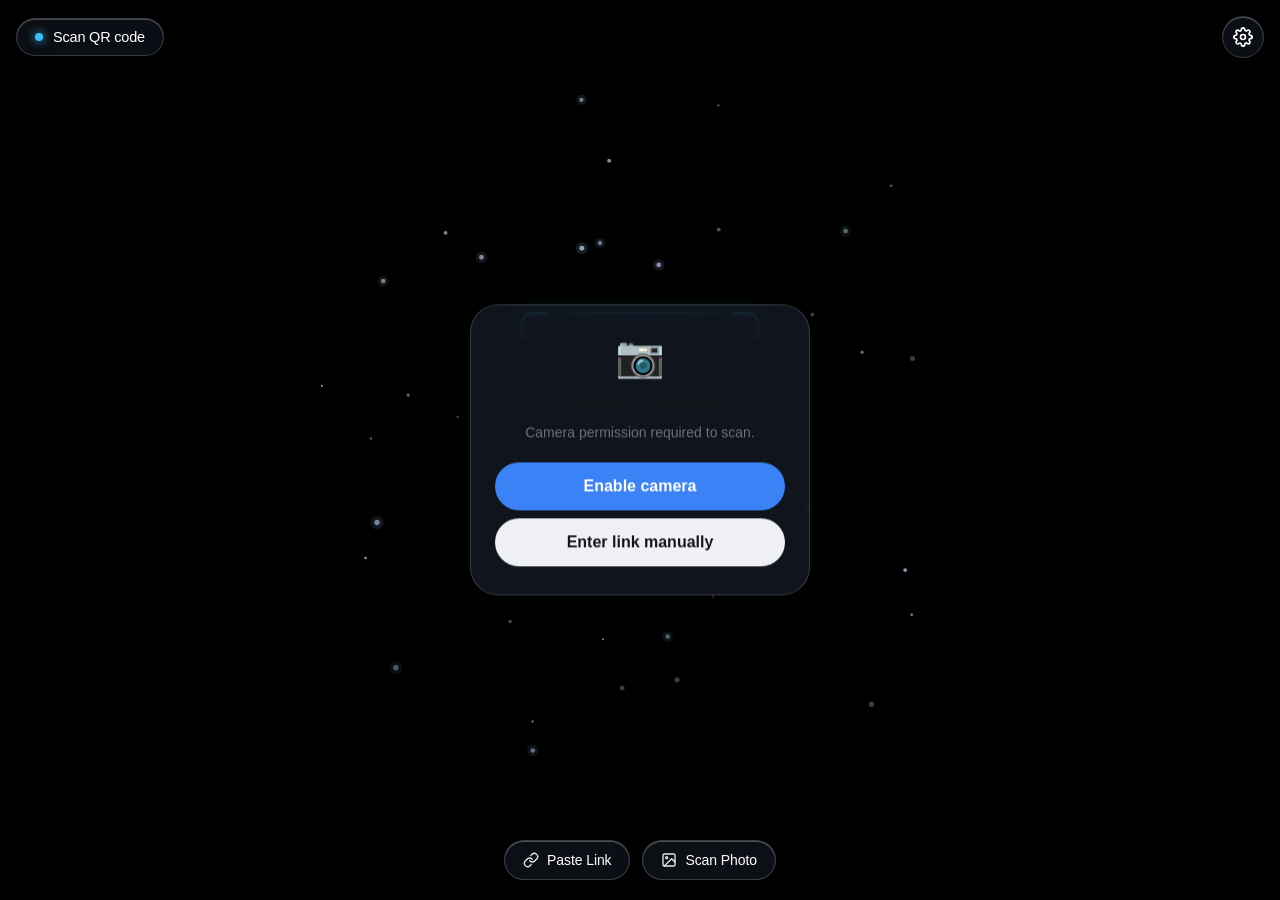
<file: index.html>
<!DOCTYPE html>
<html lang="en">
<head>
<meta charset="UTF-8">
<meta name="viewport" content="width=device-width, initial-scale=1, viewport-fit=cover, maximum-scale=1, user-scalable=no">
<title>QR to App</title>
<meta name="description" content="Scan a QR code and turn it into a home screen app.">
<meta name="theme-color" content="#0b0d12" id="meta-theme-color">
<meta name="apple-mobile-web-app-capable" content="yes" id="meta-apple-capable">
<meta name="mobile-web-app-capable" content="yes">
<meta name="apple-mobile-web-app-status-bar-style" content="black-translucent">
<meta name="apple-mobile-web-app-title" content="QR to App" id="meta-apple-title">
<link rel="apple-touch-icon" href="icons/default-touch-icon.png" id="link-apple-touch-icon">
<link rel="icon" href="icons/favicon.svg" type="image/svg+xml">
<link rel="icon" sizes="192x192" href="icons/icon-192.png" type="image/png">
<meta property="og:title" content="QR to App">
<meta property="og:description" content="Turn any QR code or web link into a home screen app. Zero backend.">
<meta property="og:image" content="icons/icon-512.png">
<meta name="twitter:card" content="summary">
<!-- No default href: a manifest here is only ever meaningful for a specific
     generated app, and is injected by js/main.js in install mode. Linking
     the generic manifest.json by default previously raced Chrome's
     `beforeinstallprompt` and caused installs to pick up the wrong
     (paramless) start_url. -->
<link rel="manifest" id="link-manifest">
<!-- Cache-busting version. ES module imports are cached independently of the
     entry script, so a bump here must be applied to every `?v=` in js/*.js at
     the same time — otherwise browsers mix new and stale modules. -->
<link rel="stylesheet" href="css/style.css?v=12">
</head>
<body>

<div id="app">

  <!-- SCAN VIEW: Modern Fullscreen Experience -->
  <section id="view-scan" class="view" hidden>
    <video id="camera" playsinline muted autoplay></video>

    <!-- Ambient Vignettes for Edge Contrast & Safe Areas -->
    <div class="scan-vignette-top" aria-hidden="true"></div>
    <div class="scan-vignette-bottom" aria-hidden="true"></div>

    <!-- Center-Traversing Particles Canvas -->
    <canvas id="particles" class="particles"></canvas>

    <!-- Visible Viewfinder Reticle with Corner Brackets and Laser Sweep Line -->
    <div class="scan-reticle" aria-hidden="true">
      <span class="reticle-corner reticle-tl"></span>
      <span class="reticle-corner reticle-tr"></span>
      <span class="reticle-corner reticle-bl"></span>
      <span class="reticle-corner reticle-br"></span>
      <div class="reticle-laser"></div>
    </div>

    <!-- iOS Liquid Glass Top Header -->
    <div class="scan-overlay-top">
      <div class="glass-pill" id="scan-pill">
        <span class="glass-dot" aria-hidden="true"></span>
        <span class="glass-text" id="scan-title">Scan QR code</span>
      </div>
      <div class="scan-top-actions">
        <button id="btn-torch" class="glass-btn" aria-label="Toggle flashlight" type="button" hidden>
          <svg viewBox="0 0 24 24" width="20" height="20" fill="none" stroke="currentColor" stroke-width="2" stroke-linecap="round" stroke-linejoin="round">
            <path d="M13 2L3 14h9l-1 8 10-12h-9l1-8z" />
          </svg>
        </button>
        <button id="btn-scanner-menu" class="glass-btn" aria-label="Settings and policies" type="button">
          <svg viewBox="0 0 24 24" width="20" height="20" fill="none" stroke="currentColor" stroke-width="2" stroke-linecap="round" stroke-linejoin="round">
            <circle cx="12" cy="12" r="3" />
            <path d="M19.4 15a1.65 1.65 0 0 0 .33 1.82l.06.06a2 2 0 0 1 0 2.83 2 2 0 0 1-2.83 0l-.06-.06a1.65 1.65 0 0 0-1.82-.33 1.65 1.65 0 0 0-1 1.51V21a2 2 0 0 1-2 2 2 2 0 0 1-2-2v-.09A1.65 1.65 0 0 0 9 19.4a1.65 1.65 0 0 0-1.82.33l-.06.06a2 2 0 0 1-2.83 0 2 2 0 0 1 0-2.83l.06-.06a1.65 1.65 0 0 0 .33-1.82 1.65 1.65 0 0 0-1.51-1H3a2 2 0 0 1-2-2 2 2 0 0 1 2-2h.09A1.65 1.65 0 0 0 4.6 9a1.65 1.65 0 0 0-.33-1.82l-.06-.06a2 2 0 0 1 0-2.83 2 2 0 0 1 2.83 0l.06.06a1.65 1.65 0 0 0 1.82.33H9a1.65 1.65 0 0 0 1-1.51V3a2 2 0 0 1 2-2 2 2 0 0 1 2 2v.09a1.65 1.65 0 0 0 1 1.51 1.65 1.65 0 0 0 1.82-.33l.06-.06a2 2 0 0 1 2.83 0 2 2 0 0 1 0 2.83l-.06.06a1.65 1.65 0 0 0-.33 1.82V9a1.65 1.65 0 0 0 1.51 1H21a2 2 0 0 1 2 2 2 2 0 0 1-2 2h-.09a1.65 1.65 0 0 0-1.51 1z" />
          </svg>
        </button>
      </div>
    </div>

    <!-- Camera Error / Permission Fallback Card -->
    <div id="scan-error-card" class="glass-card" hidden>
      <div class="glass-card-icon" aria-hidden="true">📷</div>
      <h2>Camera unavailable</h2>
      <p id="scan-status">Please allow camera permissions to scan QR codes, or enter a URL directly.</p>
      <div class="glass-card-actions">
        <button id="btn-camera-retry" class="btn btn-primary" type="button">Enable camera</button>
        <button id="btn-camera-fallback-url" class="btn btn-secondary" type="button">Enter link manually</button>
      </div>
    </div>

    <!-- Bottom Split Action Bar: Direct URL + Photo Import -->
    <div class="scan-overlay-bottom">
      <div class="scan-action-bar">
        <button id="btn-paste-url" class="glass-pill glass-pill-btn" type="button" aria-haspopup="dialog">
          <svg viewBox="0 0 24 24" width="16" height="16" fill="none" stroke="currentColor" stroke-width="2" stroke-linecap="round" stroke-linejoin="round" aria-hidden="true">
            <path d="M10 13a5 5 0 0 0 7.54.54l3-3a5 5 0 0 0-7.07-7.07l-1.72 1.71" />
            <path d="M14 11a5 5 0 0 0-7.54-.54l-3 3a5 5 0 0 0 7.07 7.07l1.71-1.71" />
          </svg>
          <span>Paste Link</span>
        </button>
        <button id="btn-scan-photo" class="glass-pill glass-pill-btn" type="button">
          <svg viewBox="0 0 24 24" width="16" height="16" fill="none" stroke="currentColor" stroke-width="2" stroke-linecap="round" stroke-linejoin="round" aria-hidden="true">
            <rect x="3" y="3" width="18" height="18" rx="2" ry="2" />
            <circle cx="8.5" cy="8.5" r="1.5" />
            <polyline points="21 15 16 10 5 21" />
          </svg>
          <span>Scan Photo</span>
        </button>
      </div>
      <input type="file" id="input-photo-scan" accept="image/*" hidden>
    </div>
  </section>

  <!-- SETTINGS / LEGAL MENU BOTTOM SHEET -->
  <div id="menu-sheet-backdrop" class="sheet-backdrop" hidden>
    <div class="sheet-container" id="sheet-menu" role="dialog" aria-modal="true" aria-labelledby="menu-sheet-title">
      <div class="sheet-handle-bar" id="menu-sheet-handle-bar" aria-hidden="true">
        <span class="sheet-handle"></span>
      </div>
      <header class="sheet-header">
        <div class="sheet-header-title">
          <img src="icons/favicon.svg" alt="" width="26" height="26" class="sheet-app-icon">
          <h2 id="menu-sheet-title">QR to App</h2>
        </div>
        <button id="btn-close-menu-sheet" class="btn-icon sheet-close" aria-label="Close dialog">&times;</button>
      </header>
      <div class="menu-sheet-content">
        <div class="menu-list">
          <button id="btn-menu-install" class="menu-item" type="button">
            <span class="menu-item-icon">📥</span>
            <div class="menu-item-text">
              <span class="menu-item-title">Install Scanner as App</span>
              <span class="menu-item-sub">Add to home screen for fast fullscreen camera access</span>
            </div>
            <span class="menu-item-arrow">&rarr;</span>
          </button>
          <a href="privacy.html" class="menu-item" target="_blank" rel="noopener">
            <span class="menu-item-icon">🛡️</span>
            <div class="menu-item-text">
              <span class="menu-item-title">Privacy Policy</span>
              <span class="menu-item-sub">Zero backend, 100% client-side camera processing</span>
            </div>
            <span class="menu-item-arrow">&nearr;</span>
          </a>
          <a href="terms.html" class="menu-item" target="_blank" rel="noopener">
            <span class="menu-item-icon">📄</span>
            <div class="menu-item-text">
              <span class="menu-item-title">Terms of Service</span>
              <span class="menu-item-sub">Acceptable use & third-party disclaimer</span>
            </div>
            <span class="menu-item-arrow">&nearr;</span>
          </a>
          <a href="support.html" class="menu-item" target="_blank" rel="noopener">
            <span class="menu-item-icon">💬</span>
            <div class="menu-item-text">
              <span class="menu-item-title">Support & FAQ</span>
              <span class="menu-item-sub">Troubleshooting, device guides, and contact</span>
            </div>
            <span class="menu-item-arrow">&nearr;</span>
          </a>
        </div>
      </div>
    </div>
  </div>

  <!-- DIRECT URL INPUT MODAL / DRAWER -->
  <div id="direct-url-backdrop" class="sheet-backdrop" hidden>
    <div class="sheet-container" id="modal-direct-url" role="dialog" aria-modal="true" aria-labelledby="direct-url-title">
      <div class="sheet-handle-bar" id="direct-url-handle-bar" aria-hidden="true">
        <span class="sheet-handle"></span>
      </div>
      <header class="sheet-header">
        <div class="sheet-header-title">
          <span class="direct-url-icon" aria-hidden="true">🔗</span>
          <h2 id="direct-url-title">Paste or Enter Link</h2>
        </div>
        <button id="btn-close-direct-url" class="btn-icon sheet-close" aria-label="Close dialog">&times;</button>
      </header>
      <p class="sheet-desc">Turn any website URL into an installable home screen app with an authentic icon.</p>

      <div class="direct-url-form">
        <div class="url-input-wrap">
          <input id="input-direct-url" type="url" placeholder="https://example.com" autocomplete="off" autocorrect="off" autocapitalize="none" spellcheck="false">
          <button id="btn-clipboard-paste" class="btn-paste-tag" type="button">Paste</button>
        </div>
        <p id="direct-url-error" class="field-error" hidden></p>

        <div class="suggestions-section">
          <span class="suggestions-label">Quick suggestions</span>
          <div class="suggestions-chips">
            <button type="button" class="chip-suggestion" data-url="https://notion.so" data-name="Notion">Notion</button>
            <button type="button" class="chip-suggestion" data-url="https://github.com" data-name="GitHub">GitHub</button>
            <button type="button" class="chip-suggestion" data-url="https://linear.app" data-name="Linear">Linear</button>
            <button type="button" class="chip-suggestion" data-url="https://figma.com" data-name="Figma">Figma</button>
          </div>
        </div>

        <button id="btn-submit-direct-url" class="btn btn-primary btn-full" type="button">Customize app &rarr;</button>
      </div>
    </div>
  </div>

  <!-- INSTALL THIS APP BOTTOM SHEET -->
  <div id="install-sheet-backdrop" class="sheet-backdrop" hidden>
    <div class="sheet-container" id="install-sheet" role="dialog" aria-modal="true" aria-labelledby="sheet-title">
      <div class="sheet-handle-bar" id="sheet-handle-bar" aria-hidden="true">
        <span class="sheet-handle"></span>
      </div>
      <header class="sheet-header">
        <div class="sheet-header-title">
          <img src="icons/favicon.svg" alt="" width="26" height="26" class="sheet-app-icon">
          <h2 id="sheet-title">Install QR to App</h2>
        </div>
        <button id="btn-close-sheet" class="btn-icon sheet-close" aria-label="Close dialog">&times;</button>
      </header>
      <p class="sheet-desc">Add this scanner to your home screen for instant full-screen access without browser bars.</p>

      <div id="sheet-android-block" class="sheet-install-block" hidden>
        <button id="btn-sheet-install-android" class="btn btn-primary">Add to Home Screen</button>
        <p class="field-hint">Chrome will prompt you to confirm.</p>
      </div>

      <div id="sheet-android-fallback" class="sheet-install-block" hidden>
        <ol class="ios-steps">
          <li>Tap <span class="step-icon" aria-hidden="true"><svg viewBox="0 0 24 24" width="16" height="16" fill="currentColor"><circle cx="12" cy="5" r="1.8"/><circle cx="12" cy="12" r="1.8"/><circle cx="12" cy="19" r="1.8"/></svg></span> in Chrome's toolbar (top right)</li>
          <li>Tap <strong>Add to Home screen</strong></li>
          <li>Tap <strong>Install</strong> to confirm</li>
        </ol>
      </div>

      <div id="sheet-ios-block" class="sheet-install-block" hidden>
        <ol class="ios-steps">
          <li>Tap menu icon <span class="step-icon inline" aria-hidden="true"><svg viewBox="0 0 24 24" width="16" height="16" fill="none" stroke="currentColor" stroke-width="2" stroke-linecap="round" stroke-linejoin="round"><line x1="4" y1="6" x2="20" y2="6"/><line x1="4" y1="12" x2="20" y2="12"/><line x1="4" y1="18" x2="20" y2="18"/></svg></span> next to address bar</li>
          <li>Tap Share <span class="step-icon inline" aria-hidden="true"><svg viewBox="0 0 24 24" width="16" height="16" fill="none" stroke="currentColor" stroke-width="2" stroke-linecap="round" stroke-linejoin="round"><path d="M12 3v12"/><path d="M7 8l5-5 5 5"/><path d="M5 12v7a2 2 0 0 0 2 2h10a2 2 0 0 0 2-2v-7"/></svg></span></li>
          <li>Scroll down and tap <strong>Add to Home Screen</strong></li>
          <li>Tap <strong>Add</strong> at top right</li>
        </ol>
      </div>

      <div id="sheet-generic-block" class="sheet-install-block" hidden>
        <p>Open this page in Safari (iOS) or Chrome (Android) to install it directly to your device.</p>
      </div>
    </div>
  </div>

  <!-- CUSTOMIZE VIEW: Unified Studio -->
  <section id="view-customize" class="view" hidden>
    <header class="topbar">
      <button class="btn-icon" id="btn-customize-back" aria-label="Back">&larr;</button>
      <span class="topbar-title">App Studio</span>
      <button id="btn-verify-link" class="btn-text-action" type="button">Verify Link ↗</button>
    </header>

    <!-- Destination Verification Card -->
    <div class="destination-card">
      <div class="destination-info">
        <span class="destination-host" id="customize-host"></span>
        <span class="destination-url" id="customize-url"></span>
      </div>
      <span class="badge-verified">🔒 HTTPS Verified</span>
    </div>

    <!-- Authentic Icon Mockups (iOS Squircle + Android Adaptive Circle) -->
    <div class="icon-mockups">
      <div class="mockup mockup-ios">
        <div class="squircle-frame">
          <canvas id="mockup-ios-canvas" width="120" height="120"></canvas>
        </div>
        <span>iOS</span>
      </div>
      <div class="mockup mockup-android">
        <div class="adaptive-frame">
          <canvas id="mockup-android-canvas" width="120" height="120"></canvas>
        </div>
        <span>Android</span>
      </div>
    </div>

    <div class="customize-scroll">
      <label class="field">
        <span>Name</span>
        <input id="input-name" type="text" maxlength="30" placeholder="My App" autocomplete="off" autocorrect="off" autocapitalize="words" spellcheck="false">
      </label>

      <div class="field">
        <span>Image</span>
        <div class="tabs" id="icon-source-tabs">
          <button type="button" class="tab active" data-source="favicon">Auto</button>
          <button type="button" class="tab" data-source="monogram">Letter</button>
          <button type="button" class="tab" data-source="iconify">Icon</button>
          <button type="button" class="tab" data-source="upload">Upload</button>
        </div>

        <div class="tab-panel" id="panel-favicon">
          <div class="favicon-card">
            <img id="favicon-preview-thumb" alt="" width="36" height="36" src="icons/favicon.svg">
            <div class="favicon-card-info">
              <span class="favicon-card-title">Site Favicon Detected</span>
              <span class="badge-hd">128×128 HD</span>
            </div>
            <button id="btn-refetch-favicon" class="btn-chip-action" type="button">Re-fetch</button>
          </div>
        </div>

        <div class="tab-panel" id="panel-monogram" hidden>
          <div class="monogram-options">
            <span class="subfield-label">Typographic style</span>
            <div class="segmented-control" id="monogram-font-chips">
              <button type="button" class="segment active" data-font="sans">Bold Sans</button>
              <button type="button" class="segment font-serif-demo" data-font="serif">Serif</button>
              <button type="button" class="segment font-mono-demo" data-font="mono">Mono</button>
            </div>
          </div>
        </div>

        <div class="tab-panel" id="panel-iconify" hidden>
          <input id="iconify-search" type="search" placeholder="Search icons&hellip; e.g. calendar" autocomplete="off" autocorrect="off" autocapitalize="none" spellcheck="false">
          <div id="iconify-results" class="iconify-grid"></div>
          <p class="field-hint" id="iconify-status"></p>
        </div>

        <div class="tab-panel" id="panel-upload" hidden>
          <input id="upload-input" type="file" accept="image/*">
          <p class="field-hint" id="upload-status"></p>
        </div>
      </div>

      <!-- Curated 12-Color System Palette for Background -->
      <div class="field" id="field-bg-color" hidden>
        <div class="field-header">
          <span>Background color</span>
          <span class="field-hex-tag" id="label-bg-hex">#2563eb</span>
        </div>
        <div class="palette-row">
          <div class="preset-chips" id="chips-bg">
            <button type="button" class="chip active" data-hex="#2563eb" style="background: #2563eb;" aria-label="Blue"></button>
            <button type="button" class="chip" data-hex="#4f46e5" style="background: #4f46e5;" aria-label="Indigo"></button>
            <button type="button" class="chip" data-hex="#7c3aed" style="background: #7c3aed;" aria-label="Purple"></button>
            <button type="button" class="chip" data-hex="#db2777" style="background: #db2777;" aria-label="Pink"></button>
            <button type="button" class="chip" data-hex="#e11d48" style="background: #e11d48;" aria-label="Rose"></button>
            <button type="button" class="chip" data-hex="#ea580c" style="background: #ea580c;" aria-label="Orange"></button>
            <button type="button" class="chip" data-hex="#d97706" style="background: #d97706;" aria-label="Amber"></button>
            <button type="button" class="chip" data-hex="#059669" style="background: #059669;" aria-label="Emerald"></button>
            <button type="button" class="chip" data-hex="#0d9488" style="background: #0d9488;" aria-label="Teal"></button>
            <button type="button" class="chip" data-hex="#0891b2" style="background: #0891b2;" aria-label="Cyan"></button>
            <button type="button" class="chip" data-hex="#0f172a" style="background: #0f172a;" aria-label="Dark"></button>
            <button type="button" class="chip" data-hex="#f1f5f9" style="background: #f1f5f9;" aria-label="Light"></button>
          </div>
          <label class="color-picker-btn" title="Custom hex color">
            <input type="color" id="input-bg-color-picker" value="#2563eb">
            <span class="color-picker-icon">🎨</span>
          </label>
        </div>
        <details class="advanced-sliders" id="details-bg-sliders">
          <summary>Fine-tune Hue &amp; Shade</summary>
          <div class="color-row">
            <span class="slider-label">Color</span>
            <input id="slider-bg-hue" type="range" min="0" max="360" value="215" class="hue-slider" aria-label="Background color hue">
            <span class="swatch" id="swatch-bg"></span>
          </div>
          <div class="color-row">
            <span class="slider-label">Shade</span>
            <input id="slider-bg-light" type="range" min="0" max="100" value="45" class="lightness-slider" aria-label="Background shade">
            <span class="swatch-spacer"></span>
          </div>
        </details>
      </div>

      <!-- Curated Color Palette for Foreground / Icon -->
      <div class="field" id="field-fg-color" hidden>
        <div class="field-header">
          <span>Icon color</span>
          <span class="field-hex-tag" id="label-fg-hex">#ffffff</span>
        </div>
        <div class="palette-row">
          <div class="preset-chips" id="chips-fg">
            <button type="button" class="chip active" data-hex="#ffffff" style="background: #ffffff;" aria-label="White"></button>
            <button type="button" class="chip" data-hex="#000000" style="background: #000000;" aria-label="Black"></button>
            <button type="button" class="chip" data-hex="#a3a3a3" style="background: #a3a3a3;" aria-label="Grey"></button>
            <button type="button" class="chip" data-hex="#f59e0b" style="background: #f59e0b;" aria-label="Gold"></button>
            <button type="button" class="chip" data-hex="#06b6d4" style="background: #06b6d4;" aria-label="Cyan"></button>
            <button type="button" class="chip" data-hex="#ef4444" style="background: #ef4444;" aria-label="Red"></button>
            <button type="button" class="chip" data-hex="#2563eb" style="background: #2563eb;" aria-label="Blue"></button>
            <button type="button" class="chip" data-hex="#10b981" style="background: #10b981;" aria-label="Emerald"></button>
          </div>
          <label class="color-picker-btn" title="Custom hex color">
            <input type="color" id="input-fg-color-picker" value="#ffffff">
            <span class="color-picker-icon">🎨</span>
          </label>
        </div>
        <details class="advanced-sliders" id="details-fg-sliders">
          <summary>Fine-tune Hue &amp; Shade</summary>
          <div class="color-row">
            <span class="slider-label">Color</span>
            <input id="slider-fg-hue" type="range" min="0" max="360" value="0" class="hue-slider" aria-label="Icon color hue">
            <span class="swatch" id="swatch-fg"></span>
          </div>
          <div class="color-row">
            <span class="slider-label">Shade</span>
            <input id="slider-fg-light" type="range" min="0" max="100" value="100" class="lightness-slider" aria-label="Icon color shade">
            <span class="swatch-spacer"></span>
          </div>
        </details>
      </div>

      <!-- Launch Experience Selector -->
      <div class="field" id="field-launch-transition">
        <div class="field-header">
          <span>Launch animation</span>
          <span class="field-sub">When opened from home screen</span>
        </div>
        <div class="segmented-control" id="control-transition">
          <button type="button" class="segment active" data-transition="fade">Fade</button>
          <button type="button" class="segment" data-transition="slide">Slide Up</button>
          <button type="button" class="segment" data-transition="instant">Instant</button>
        </div>
      </div>
    </div>

    <div class="bottom-bar">
      <button id="btn-customize-next" class="btn btn-primary">Create app &rarr;</button>
    </div>
  </section>

  <!-- INSTALL VIEW -->
  <section id="view-install" class="view" hidden>
    <div class="install-hero">
      <canvas id="install-icon-canvas" width="160" height="160"></canvas>
      <h1 id="install-app-name">App</h1>
      <p id="install-app-target"></p>
    </div>

    <div id="install-android" class="install-block" hidden>
      <button id="btn-install-android" class="btn btn-primary">Add to Home Screen</button>
      <p class="field-hint">Chrome will ask you to confirm.</p>
    </div>

    <div id="install-android-fallback" class="install-block" hidden>
      <ol class="ios-steps">
        <li>Tap <span class="step-icon" aria-hidden="true"><svg viewBox="0 0 24 24" width="16" height="16" fill="currentColor"><circle cx="12" cy="5" r="1.8"/><circle cx="12" cy="12" r="1.8"/><circle cx="12" cy="19" r="1.8"/></svg></span> in Chrome's toolbar (top right)</li>
        <li>Tap <strong>Add to Home screen</strong></li>
        <li>Tap <strong>Install</strong> to confirm</li>
      </ol>
    </div>

    <div id="install-ios" class="install-block" hidden>
      <ol class="ios-steps">
        <li>Tap Share <span class="step-icon inline" aria-hidden="true"><svg viewBox="0 0 24 24" width="16" height="16" fill="none" stroke="currentColor" stroke-width="2" stroke-linecap="round" stroke-linejoin="round"><path d="M12 3v12"/><path d="M7 8l5-5 5 5"/><path d="M5 12v7a2 2 0 0 0 2 2h10a2 2 0 0 0 2-2v-7"/></svg></span> in Safari's bottom toolbar</li>
        <li>Scroll down and tap <strong>Add to Home Screen</strong></li>
        <li>Tap <strong>Add</strong> at top right to complete</li>
      </ol>
      <a class="guide-link" href="https://support.apple.com/en-gb/guide/iphone/iphea86e5236/ios" target="_blank" rel="noopener">Apple's guide to Add to Home Screen &rarr;</a>
    </div>

    <div id="install-generic" class="install-block" hidden>
      <p>Open this page in Safari (iOS) or Chrome (Android) to install it as an app.</p>
    </div>

    <!-- In-Person QR Code Showcase -->
    <div class="install-qr-section">
      <button id="btn-toggle-qr" class="btn btn-secondary btn-full" type="button">
        <span>Show QR Code 📱</span>
      </button>
      <div id="install-qr-box" class="install-qr-card" hidden>
        <div class="install-qr-canvas-wrap">
          <canvas id="install-qr-canvas" width="200" height="200"></canvas>
        </div>
        <p class="install-qr-hint">Scan with any phone camera to install on another device</p>
      </div>
    </div>

    <div class="install-actions">
      <button id="btn-install-share" class="btn btn-primary" type="button">Share app</button>
      <button id="btn-install-restart" class="btn btn-secondary" type="button">Scan another code</button>
    </div>
  </section>

</div>

<script src="lib/jsQR.min.js"></script>
<script type="module" src="js/main.js?v=12"></script>
</body>
</html>
</file>
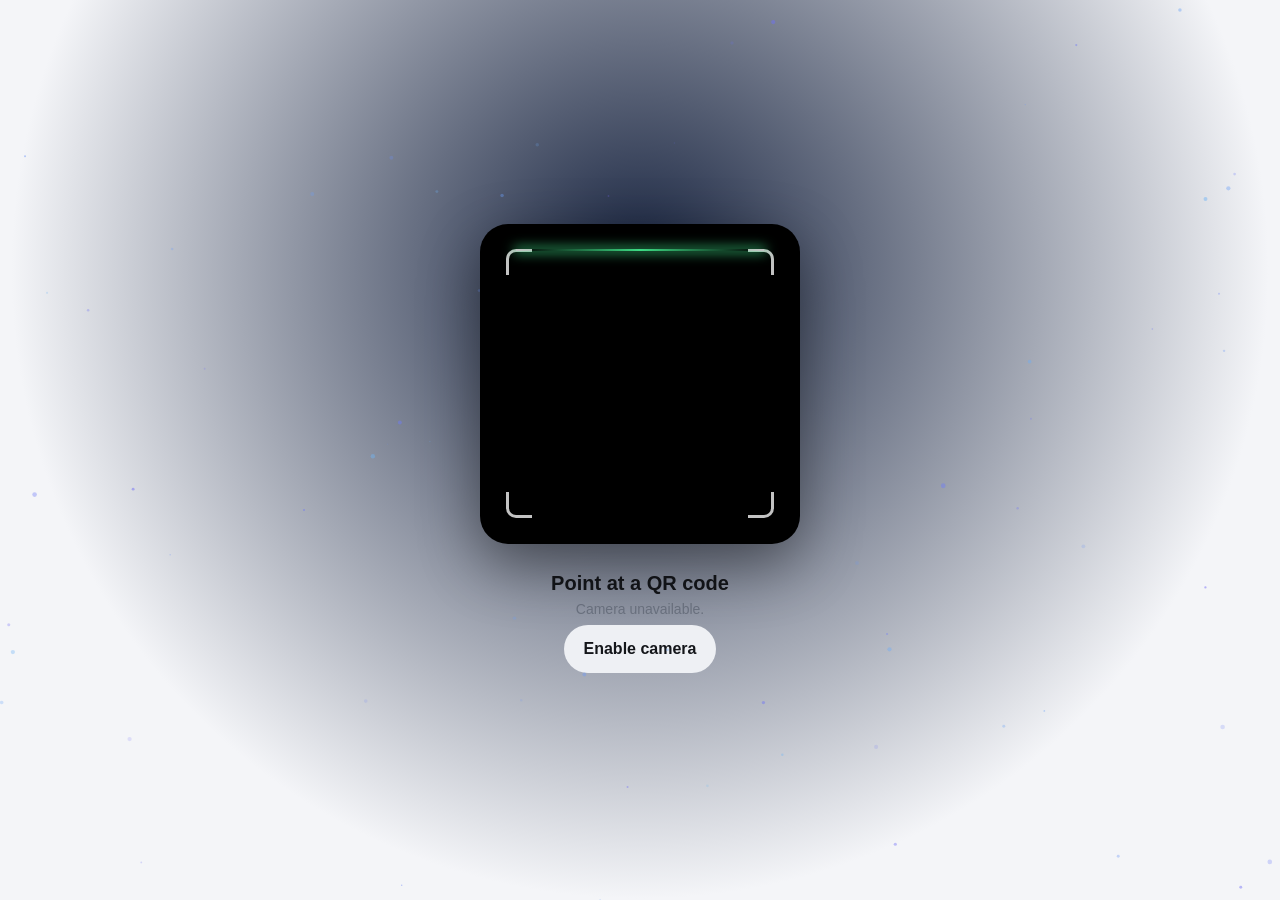
<file: app/index.html>
<!DOCTYPE html>
<html lang="en">
<head>
<meta charset="UTF-8">
<meta name="viewport" content="width=device-width, initial-scale=1, viewport-fit=cover, maximum-scale=1, user-scalable=no">
<title>QR to App</title>
<meta name="description" content="Scan a QR code and turn it into a home screen app.">
<meta name="theme-color" content="#0b0d12" id="meta-theme-color">
<meta name="apple-mobile-web-app-capable" content="yes" id="meta-apple-capable">
<meta name="apple-mobile-web-app-status-bar-style" content="black-translucent">
<meta name="apple-mobile-web-app-title" content="QR to App" id="meta-apple-title">
<link rel="apple-touch-icon" href="icons/default-touch-icon.png" id="link-apple-touch-icon">
<link rel="icon" href="icons/favicon.svg" type="image/svg+xml">
<link rel="manifest" href="manifest.json" id="link-manifest">
<link rel="stylesheet" href="css/style.css">
</head>
<body>

<div id="app">

  <!-- SCAN VIEW -->
  <section id="view-scan" class="view" hidden>
    <canvas id="particles" class="particles"></canvas>
    <div class="scan-stage">
      <video id="camera" playsinline muted autoplay></video>
      <div class="reticle">
        <span class="corner tl"></span><span class="corner tr"></span>
        <span class="corner bl"></span><span class="corner br"></span>
        <div class="scan-line"></div>
      </div>
    </div>
    <div class="scan-copy">
      <h1>Point at a QR code</h1>
      <p id="scan-status">Looking for a code&hellip;</p>
    </div>
    <button id="btn-camera-retry" class="btn btn-secondary" hidden>Enable camera</button>
  </section>

  <!-- PREVIEW VIEW -->
  <section id="view-preview" class="view" hidden>
    <header class="topbar">
      <button class="btn-icon" id="btn-preview-back" aria-label="Back">&larr;</button>
      <span class="topbar-title">Preview</span>
      <span class="topbar-spacer"></span>
    </header>
    <div class="preview-frame-wrap">
      <iframe id="preview-frame" title="Site preview" sandbox="allow-scripts allow-same-origin allow-forms"></iframe>
    </div>
    <p class="hint">If the preview looks blank, the site may block previews &mdash; that's fine, the installed app will still open it directly.
      <a id="preview-open-link" href="#" target="_blank" rel="noopener">Open link to check</a>
    </p>
    <div class="url-pill"><span id="preview-url"></span></div>
    <button id="btn-preview-next" class="btn btn-primary">Customize app &rarr;</button>
  </section>

  <!-- CUSTOMIZE VIEW -->
  <section id="view-customize" class="view" hidden>
    <header class="topbar">
      <button class="btn-icon" id="btn-customize-back" aria-label="Back">&larr;</button>
      <span class="topbar-title">Customize</span>
      <span class="topbar-spacer"></span>
    </header>

    <div class="customize-scroll">
      <div class="icon-mockups">
        <div class="mockup mockup-ios">
          <canvas id="mockup-ios-canvas" width="120" height="120"></canvas>
          <span>iOS</span>
        </div>
        <div class="mockup mockup-android">
          <canvas id="mockup-android-canvas" width="120" height="120"></canvas>
          <span>Android</span>
        </div>
      </div>

      <label class="field">
        <span>App name</span>
        <input id="input-name" type="text" maxlength="30" placeholder="My App">
      </label>

      <div class="tabs" id="icon-source-tabs">
        <button class="tab active" data-source="favicon">Auto</button>
        <button class="tab" data-source="iconify">Icon library</button>
        <button class="tab" data-source="upload">Upload</button>
      </div>

      <div class="tab-panel" id="panel-favicon">
        <div class="favicon-row">
          <img id="favicon-preview" alt="" width="48" height="48">
          <button id="btn-favicon-cycle" class="btn btn-tiny" type="button">Try another</button>
        </div>
        <p class="field-hint">Pulled automatically from the site you scanned.</p>
      </div>

      <div class="tab-panel" id="panel-iconify" hidden>
        <input id="iconify-search" type="text" placeholder="Search icons&hellip; e.g. calendar">
        <div id="iconify-results" class="iconify-grid"></div>
        <p class="field-hint" id="iconify-status"></p>
      </div>

      <div class="tab-panel" id="panel-upload" hidden>
        <input id="upload-input" type="file" accept="image/*">
        <p class="field-hint">Uses your image as-is on the background color below.</p>
      </div>

      <div class="field">
        <span>Background color</span>
        <div class="color-row">
          <input id="slider-bg-hue" type="range" min="0" max="360" value="215">
          <span class="swatch" id="swatch-bg"></span>
        </div>
      </div>

      <div class="field" id="field-fg-color">
        <span>Icon color</span>
        <div class="color-row">
          <input id="slider-fg-hue" type="range" min="0" max="360" value="0">
          <span class="swatch" id="swatch-fg"></span>
        </div>
        <p class="field-hint" id="fg-hint">Applies to Icon library glyphs. Auto/uploaded icons keep their original colors.</p>
      </div>

      <div class="field">
        <span>Launch transition</span>
        <select id="select-transition">
          <option value="instant">Instant</option>
          <option value="fade" selected>Fade</option>
          <option value="slide">Slide up</option>
        </select>
      </div>
    </div>

    <button id="btn-customize-next" class="btn btn-primary">Create app &rarr;</button>
  </section>

  <!-- INSTALL VIEW -->
  <section id="view-install" class="view" hidden>
    <div class="install-hero">
      <canvas id="install-icon-canvas" width="160" height="160"></canvas>
      <h1 id="install-app-name">App</h1>
      <p id="install-app-target"></p>
    </div>

    <div id="install-android" class="install-block" hidden>
      <button id="btn-install-android" class="btn btn-primary">Add to Home Screen</button>
      <p class="field-hint">Chrome will ask you to confirm.</p>
    </div>

    <div id="install-ios" class="install-block" hidden>
      <ol class="ios-steps">
        <li>Tap the <strong>Share</strong> button <span class="ios-icon">&#x2191;&#x25A1;</span> in Safari's toolbar</li>
        <li>Scroll down and tap <strong>Add to Home Screen</strong></li>
        <li>Tap <strong>Add</strong> in the top right</li>
      </ol>
      <div class="ios-coach">
        <div class="coach-arrow">&#8595;</div>
        <p>Look for the Share icon at the bottom (or top) of Safari</p>
      </div>
    </div>

    <div id="install-generic" class="install-block" hidden>
      <p>Open this page in Safari (iOS) or Chrome (Android) to install it as an app.</p>
    </div>

    <button id="btn-install-restart" class="btn btn-secondary">Scan another code</button>
  </section>

</div>

<script src="lib/jsQR.min.js"></script>
<script type="module" src="js/main.js"></script>
</body>
</html>
</file>
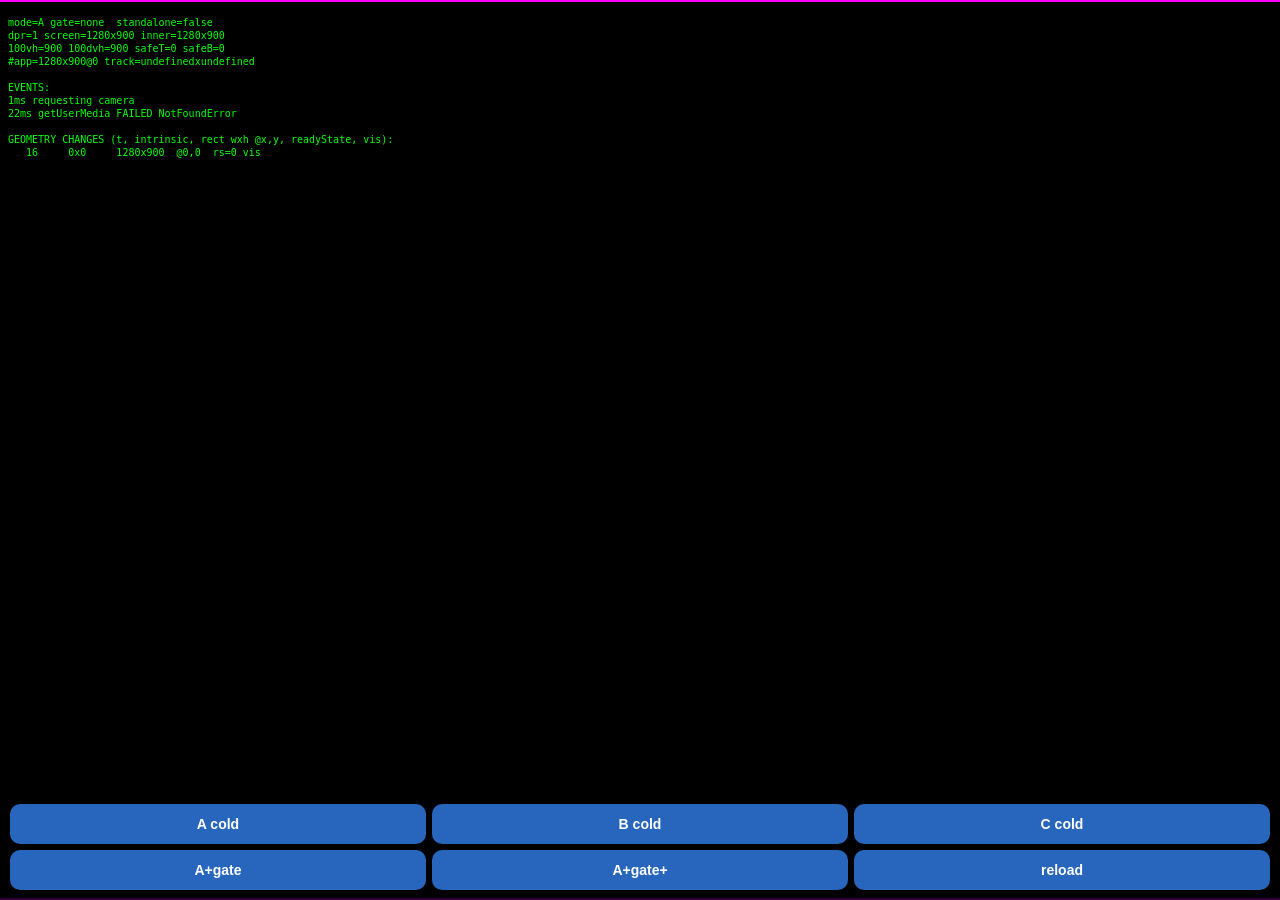
<file: debug-camera.html>
<!DOCTYPE html>
<html lang="en">
<head>
<meta charset="UTF-8">
<meta name="viewport" content="width=device-width, initial-scale=1, viewport-fit=cover, maximum-scale=1, user-scalable=no">
<title>Camera geometry probe</title>
<meta name="apple-mobile-web-app-capable" content="yes">
<meta name="mobile-web-app-capable" content="yes">
<meta name="apple-mobile-web-app-status-bar-style" content="black-translucent">
<style>
  * { box-sizing: border-box; }
  html, body { height: 100%; margin: 0; overflow: hidden; background: #123; }
  #app { position: relative; height: 100vh; height: 100dvh; width: 100%; }
  #stage { position: absolute; inset: 0; background: #000; overflow: hidden; }

  video {
    position: absolute; top: 0; left: 0;
    width: 100%; height: 100%;
    min-width: 100%; min-height: 100%;
    object-fit: cover;
    background: #000;
  }
  video.modeA { transform: translateZ(0); backface-visibility: hidden; }
  video.modeC { object-fit: fill; width: auto; height: auto;
                min-width: 0; min-height: 0; transform-origin: top left; }

  /* Gate variants start hidden and are revealed by script. */
  video.gated { opacity: 0; visibility: hidden; transition: opacity 280ms ease; }
  video.gated.ready { opacity: 1; visibility: visible; }

  #out { position: absolute; left: 0; right: 0; top: 0; max-height: 72%;
         overflow: auto; font: 10px/1.3 ui-monospace, Menlo, monospace;
         color: #0f0; background: rgba(0,0,0,0.85); padding: 6px 8px;
         white-space: pre; z-index: 5; }
  #bar { position: absolute; left: 0; right: 0; bottom: 0; z-index: 6;
         display: flex; flex-wrap: wrap; gap: 6px; padding: 10px;
         background: rgba(0,0,0,0.8); }
  #bar a { flex: 1 1 28%; text-align: center; padding: 12px 6px;
           font: 600 14px -apple-system, sans-serif; text-decoration: none;
           border-radius: 10px; background: #2866bd; color: #fff; }
  #bar a.on { background: #0a0; }
  .edge { position: fixed; background: magenta; z-index: 4; }
</style>
</head>
<body>
<div id="app">
  <div id="stage"><video id="v" playsinline muted autoplay></video></div>
  <pre id="out">starting…</pre>
  <div id="bar"></div>
</div>
<div class="edge" style="left:0;top:0;right:0;height:2px"></div>
<div class="edge" style="left:0;bottom:0;right:0;height:2px"></div>
<script>
// Recording starts at the first script tick, before the camera is requested,
// so the whole load-time window is captured rather than sampled by hand.
const T0 = performance.now();
const q = new URLSearchParams(location.search);
const MODE = (q.get('mode') || 'A').toUpperCase();
const GATE = q.get('gate') || 'none';

const v = document.getElementById('v');
const out = document.getElementById('out');
const marks = [];
const rows = [];
let lastKey = '';

function mark(label) { marks.push(`${(performance.now() - T0).toFixed(0)}ms ${label}`); }

function sample() {
  const r = v.getBoundingClientRect();
  const cs = getComputedStyle(v);
  const key = [v.videoWidth, v.videoHeight, Math.round(r.width), Math.round(r.height),
               Math.round(r.left), Math.round(r.top), v.readyState, cs.visibility,
               cs.objectFit].join('|');
  if (key !== lastKey) {
    lastKey = key;
    rows.push({ t: Math.round(performance.now() - T0), vw: v.videoWidth, vh: v.videoHeight,
                w: Math.round(r.width), h: Math.round(r.height),
                x: Math.round(r.left), y: Math.round(r.top),
                rs: v.readyState, vis: cs.visibility.slice(0,3) });
  }
  requestAnimationFrame(sample);
}

function probeUnit(u) {
  const d = document.createElement('div');
  d.style.cssText = `position:fixed;height:100${u};top:-99999px;`;
  document.body.appendChild(d);
  const px = d.getBoundingClientRect().height; d.remove(); return px;
}
function probeInset(side) {
  const d = document.createElement('div');
  d.style.cssText = `position:fixed;height:env(safe-area-inset-${side},0px);`;
  document.body.appendChild(d);
  const px = d.getBoundingClientRect().height; d.remove(); return px;
}

function render() {
  const app = document.getElementById('app').getBoundingClientRect();
  const t = v.srcObject && v.srcObject.getVideoTracks()[0];
  const s = t && t.getSettings ? t.getSettings() : {};
  const head = [
    `mode=${MODE} gate=${GATE}  standalone=${matchMedia('(display-mode: standalone)').matches}`,
    `dpr=${devicePixelRatio} screen=${screen.width}x${screen.height} inner=${innerWidth}x${innerHeight}`,
    `100vh=${probeUnit('vh').toFixed(0)} 100dvh=${probeUnit('dvh').toFixed(0)} safeT=${probeInset('top').toFixed(0)} safeB=${probeInset('bottom').toFixed(0)}`,
    `#app=${Math.round(app.width)}x${Math.round(app.height)}@${Math.round(app.top)} track=${s.width}x${s.height}`,
    '',
    'EVENTS:', ...marks, '',
    'GEOMETRY CHANGES (t, intrinsic, rect wxh @x,y, readyState, vis):',
  ];
  const body = rows.map(r =>
    `${String(r.t).padStart(5)}  ${String(r.vw).padStart(4)}x${String(r.vh).padEnd(4)}  ` +
    `${String(r.w).padStart(4)}x${String(r.h).padEnd(4)} @${r.x},${r.y}  rs=${r.rs} ${r.vis}`);
  out.textContent = head.concat(body).join('\n');
}

const bar = document.getElementById('bar');
for (const [label, href] of [
  ['A cold', '?mode=A'], ['B cold', '?mode=B'], ['C cold', '?mode=C'],
  ['A+gate', '?mode=A&gate=app'], ['A+gate+', '?mode=A&gate=settle'], ['reload', location.search || '?mode=A'],
]) {
  const a = document.createElement('a');
  a.textContent = label; a.href = href;
  if (location.search === href) a.className = 'on';
  bar.appendChild(a);
}

function sizeToCover() {
  if (MODE !== 'C') return;
  const stage = document.getElementById('stage').getBoundingClientRect();
  const vw = v.videoWidth, vh = v.videoHeight;
  if (!vw || !vh) return;
  const scale = Math.max(stage.width / vw, stage.height / vh);
  const w = vw * scale, h = vh * scale;
  v.style.width = w + 'px'; v.style.height = h + 'px';
  v.style.transform = `translate(${(stage.width - w) / 2}px, ${(stage.height - h) / 2}px)`;
}

v.className = 'mode' + MODE + (GATE === 'none' ? '' : ' gated');

(async () => {
  requestAnimationFrame(sample);
  setInterval(render, 200);
  mark('requesting camera');
  let stream;
  try {
    stream = await navigator.mediaDevices.getUserMedia({
      video: { facingMode: { ideal: 'environment' }, width: { ideal: 1280 }, height: { ideal: 720 } },
      audio: false });
  } catch (e) { mark('getUserMedia FAILED ' + e.name); return; }
  mark('stream acquired');
  v.srcObject = stream;
  v.addEventListener('loadedmetadata', () => mark(`loadedmetadata ${v.videoWidth}x${v.videoHeight}`));
  v.addEventListener('resize', () => { mark(`video resize ${v.videoWidth}x${v.videoHeight}`); sizeToCover(); });
  await v.play().catch(e => mark('play FAILED ' + e.name));
  mark('play() resolved');
  sizeToCover();

  if (GATE === 'none') return;

  // Wait for real intrinsic dimensions.
  await new Promise(res => {
    const check = () => (v.videoWidth && v.videoHeight && v.readyState >= 2) ? res() : requestAnimationFrame(check);
    check();
  });
  mark('dimensions known');

  if ('requestVideoFrameCallback' in v) {
    await new Promise(res => v.requestVideoFrameCallback(() => res()));
    mark('first painted frame');
  }

  if (GATE === 'settle') {
    // Hold for several consecutive frames so WebKit has laid the media layer
    // out at least once more after the first frame.
    for (let i = 0; i < 8; i++) await new Promise(r => requestAnimationFrame(r));
    mark('settle frames elapsed');
  } else {
    await new Promise(r => requestAnimationFrame(() => requestAnimationFrame(r)));
  }

  v.classList.add('ready');
  mark('REVEALED');
})();
</script>
</body>
</html>
</file>
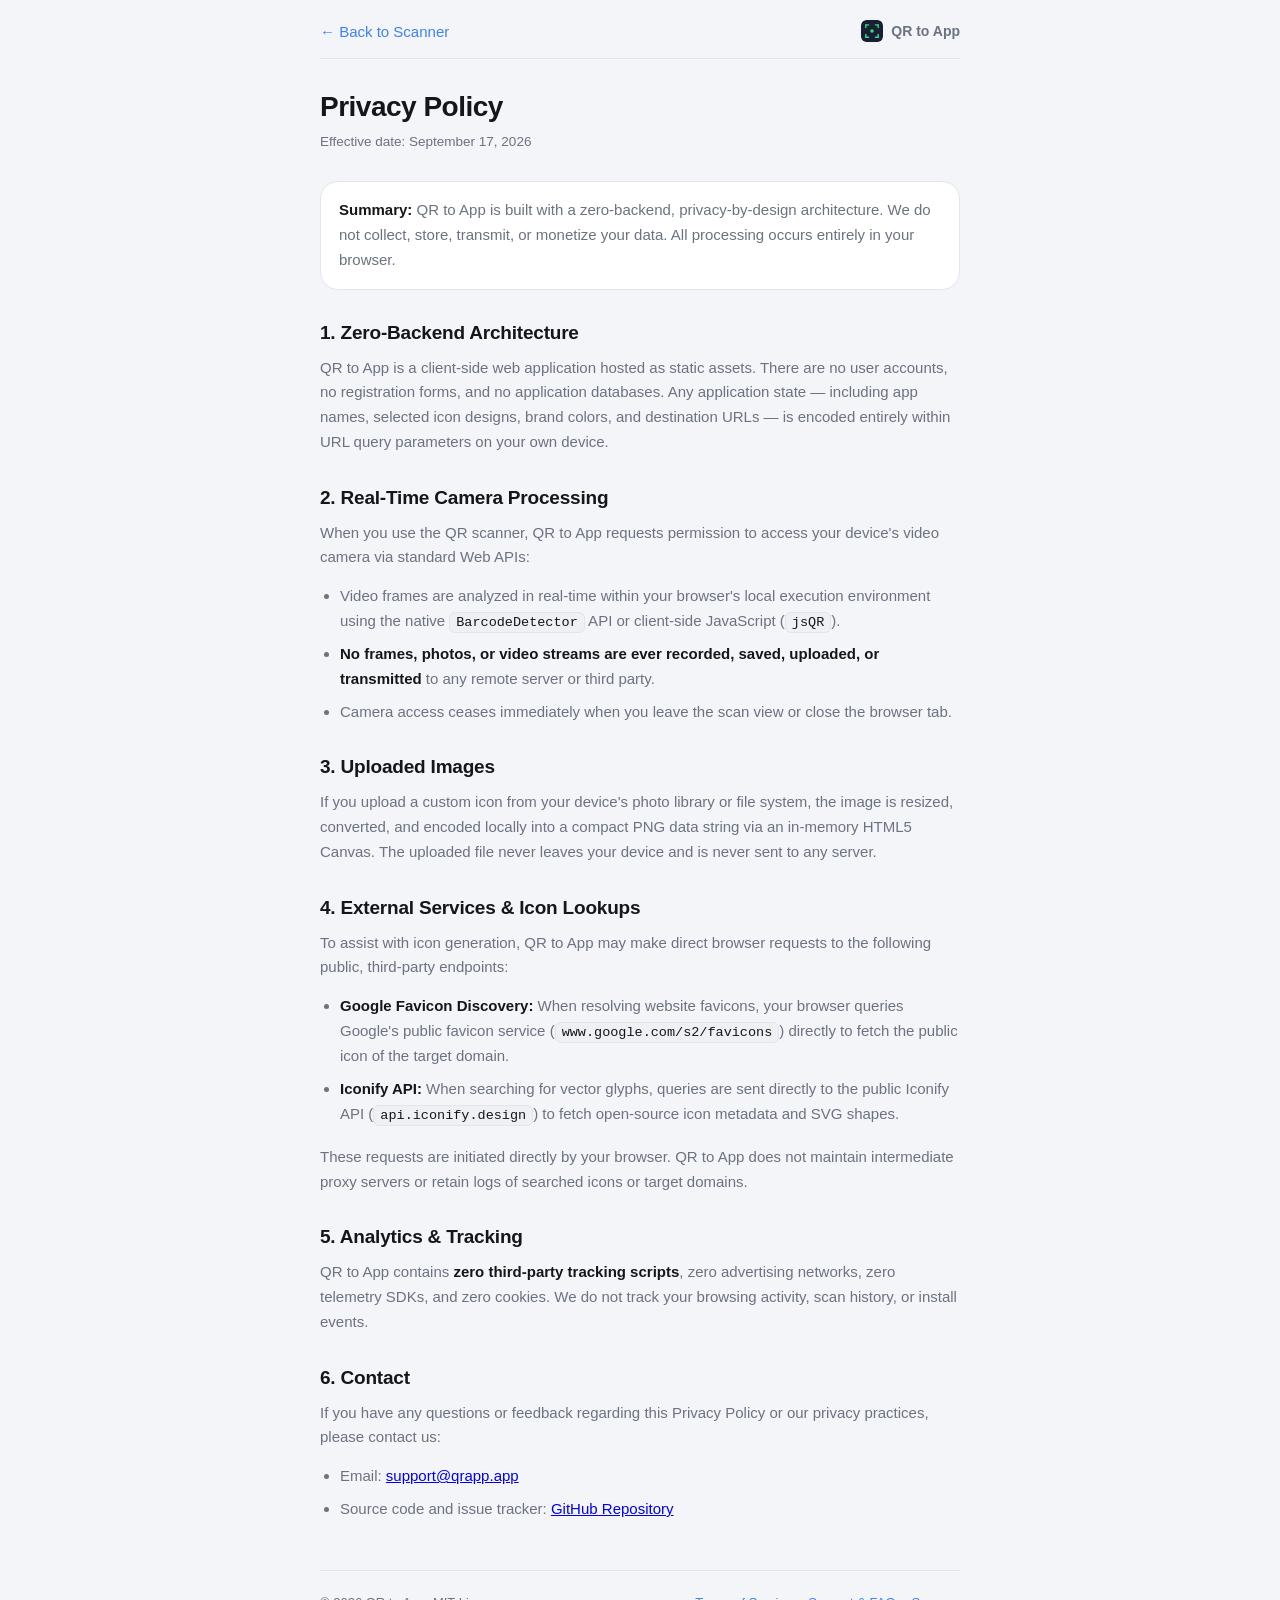
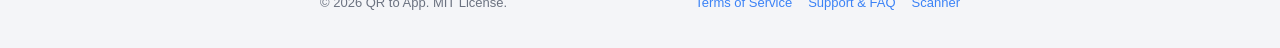
<file: privacy.html>
<!DOCTYPE html>
<html lang="en">
<head>
<meta charset="UTF-8">
<meta name="viewport" content="width=device-width, initial-scale=1, viewport-fit=cover">
<title>Privacy Policy &mdash; QR to App</title>
<meta name="description" content="Privacy Policy for QR to App. Zero backend, zero tracking, and strictly on-device processing.">
<meta name="theme-color" content="#0b0d12">
<link rel="icon" href="icons/favicon.svg" type="image/svg+xml">
<link rel="apple-touch-icon" href="icons/default-touch-icon.png">
<link rel="stylesheet" href="css/style.css">
<style>
  html, body {
    height: auto;
    min-height: 100%;
    overflow-y: auto;
    overflow-x: hidden;
  }
  .doc-layout {
    max-width: 680px;
    margin: 0 auto;
    padding: calc(var(--safe-top) + 20px) 20px calc(var(--safe-bottom) + 40px);
    color: var(--text);
  }
  .doc-nav {
    display: flex;
    align-items: center;
    justify-content: space-between;
    margin-bottom: 32px;
    padding-bottom: 16px;
    border-bottom: 1px solid var(--border);
  }
  .nav-back {
    display: inline-flex;
    align-items: center;
    gap: 8px;
    color: var(--accent);
    text-decoration: none;
    font-size: 15px;
    font-weight: 500;
    transition: opacity 120ms ease;
  }
  .nav-back:hover {
    opacity: 0.85;
  }
  .nav-brand {
    display: inline-flex;
    align-items: center;
    gap: 8px;
    font-size: 14px;
    font-weight: 600;
    color: var(--text-dim);
  }
  .nav-brand img {
    width: 22px;
    height: 22px;
    border-radius: 5px;
  }
  h1 {
    font-size: 28px;
    font-weight: 700;
    letter-spacing: -0.5px;
    margin: 0 0 8px;
  }
  .last-updated {
    font-size: 13.5px;
    color: var(--text-dim);
    margin: 0 0 28px;
  }
  h2 {
    font-size: 19px;
    font-weight: 600;
    margin: 32px 0 12px;
    letter-spacing: -0.2px;
  }
  p, li {
    font-size: 15px;
    line-height: 1.65;
    color: var(--text-dim);
    margin: 0 0 14px;
  }
  strong {
    color: var(--text);
  }
  ul {
    padding-left: 20px;
    margin: 0 0 18px;
  }
  li {
    margin-bottom: 8px;
  }
  code {
    font-family: ui-monospace, SFMono-Regular, Menlo, Monaco, Consolas, monospace;
    font-size: 13.5px;
    padding: 2px 6px;
    background: var(--surface-2);
    border-radius: 6px;
    border: 1px solid var(--border);
    color: var(--text);
  }
  .callout {
    padding: 16px 18px;
    background: var(--surface);
    border: 1px solid var(--border);
    border-radius: var(--radius-md);
    margin: 20px 0;
  }
  .callout p {
    margin: 0;
  }
  .doc-footer {
    margin-top: 48px;
    padding-top: 24px;
    border-top: 1px solid var(--border);
    display: flex;
    flex-wrap: wrap;
    align-items: center;
    justify-content: space-between;
    gap: 12px;
    font-size: 13px;
    color: var(--text-dim);
  }
  .doc-footer a {
    color: var(--accent);
    text-decoration: none;
  }
  .doc-footer a:hover {
    text-decoration: underline;
  }
  .footer-links {
    display: flex;
    gap: 16px;
  }
</style>
</head>
<body>
<div class="doc-layout">
  <nav class="doc-nav">
    <a href="index.html" class="nav-back">&larr; Back to Scanner</a>
    <span class="nav-brand">
      <img src="icons/favicon.svg" alt="" width="22" height="22">
      QR to App
    </span>
  </nav>

  <main>
    <h1>Privacy Policy</h1>
    <p class="last-updated">Effective date: September 17, 2026</p>

    <div class="callout">
      <p><strong>Summary:</strong> QR to App is built with a zero-backend, privacy-by-design architecture. We do not collect, store, transmit, or monetize your data. All processing occurs entirely in your browser.</p>
    </div>

    <h2>1. Zero-Backend Architecture</h2>
    <p>QR to App is a client-side web application hosted as static assets. There are no user accounts, no registration forms, and no application databases. Any application state &mdash; including app names, selected icon designs, brand colors, and destination URLs &mdash; is encoded entirely within URL query parameters on your own device.</p>

    <h2>2. Real-Time Camera Processing</h2>
    <p>When you use the QR scanner, QR to App requests permission to access your device's video camera via standard Web APIs:</p>
    <ul>
      <li>Video frames are analyzed in real-time within your browser's local execution environment using the native <code>BarcodeDetector</code> API or client-side JavaScript (<code>jsQR</code>).</li>
      <li><strong>No frames, photos, or video streams are ever recorded, saved, uploaded, or transmitted</strong> to any remote server or third party.</li>
      <li>Camera access ceases immediately when you leave the scan view or close the browser tab.</li>
    </ul>

    <h2>3. Uploaded Images</h2>
    <p>If you upload a custom icon from your device's photo library or file system, the image is resized, converted, and encoded locally into a compact PNG data string via an in-memory HTML5 Canvas. The uploaded file never leaves your device and is never sent to any server.</p>

    <h2>4. External Services & Icon Lookups</h2>
    <p>To assist with icon generation, QR to App may make direct browser requests to the following public, third-party endpoints:</p>
    <ul>
      <li><strong>Google Favicon Discovery:</strong> When resolving website favicons, your browser queries Google's public favicon service (<code>www.google.com/s2/favicons</code>) directly to fetch the public icon of the target domain.</li>
      <li><strong>Iconify API:</strong> When searching for vector glyphs, queries are sent directly to the public Iconify API (<code>api.iconify.design</code>) to fetch open-source icon metadata and SVG shapes.</li>
    </ul>
    <p>These requests are initiated directly by your browser. QR to App does not maintain intermediate proxy servers or retain logs of searched icons or target domains.</p>

    <h2>5. Analytics & Tracking</h2>
    <p>QR to App contains <strong>zero third-party tracking scripts</strong>, zero advertising networks, zero telemetry SDKs, and zero cookies. We do not track your browsing activity, scan history, or install events.</p>

    <h2>6. Contact</h2>
    <p>If you have any questions or feedback regarding this Privacy Policy or our privacy practices, please contact us:</p>
    <ul>
      <li>Email: <a href="mailto:support@qrapp.app">support@qrapp.app</a></li>
      <li>Source code and issue tracker: <a href="https://github.com/refnull/qrapp" target="_blank" rel="noopener">GitHub Repository</a></li>
    </ul>
  </main>

  <footer class="doc-footer">
    <span>&copy; 2026 QR to App. MIT License.</span>
    <div class="footer-links">
      <a href="terms.html">Terms of Service</a>
      <a href="support.html">Support &amp; FAQ</a>
      <a href="index.html">Scanner</a>
    </div>
  </footer>
</div>
</body>
</html>
</file>
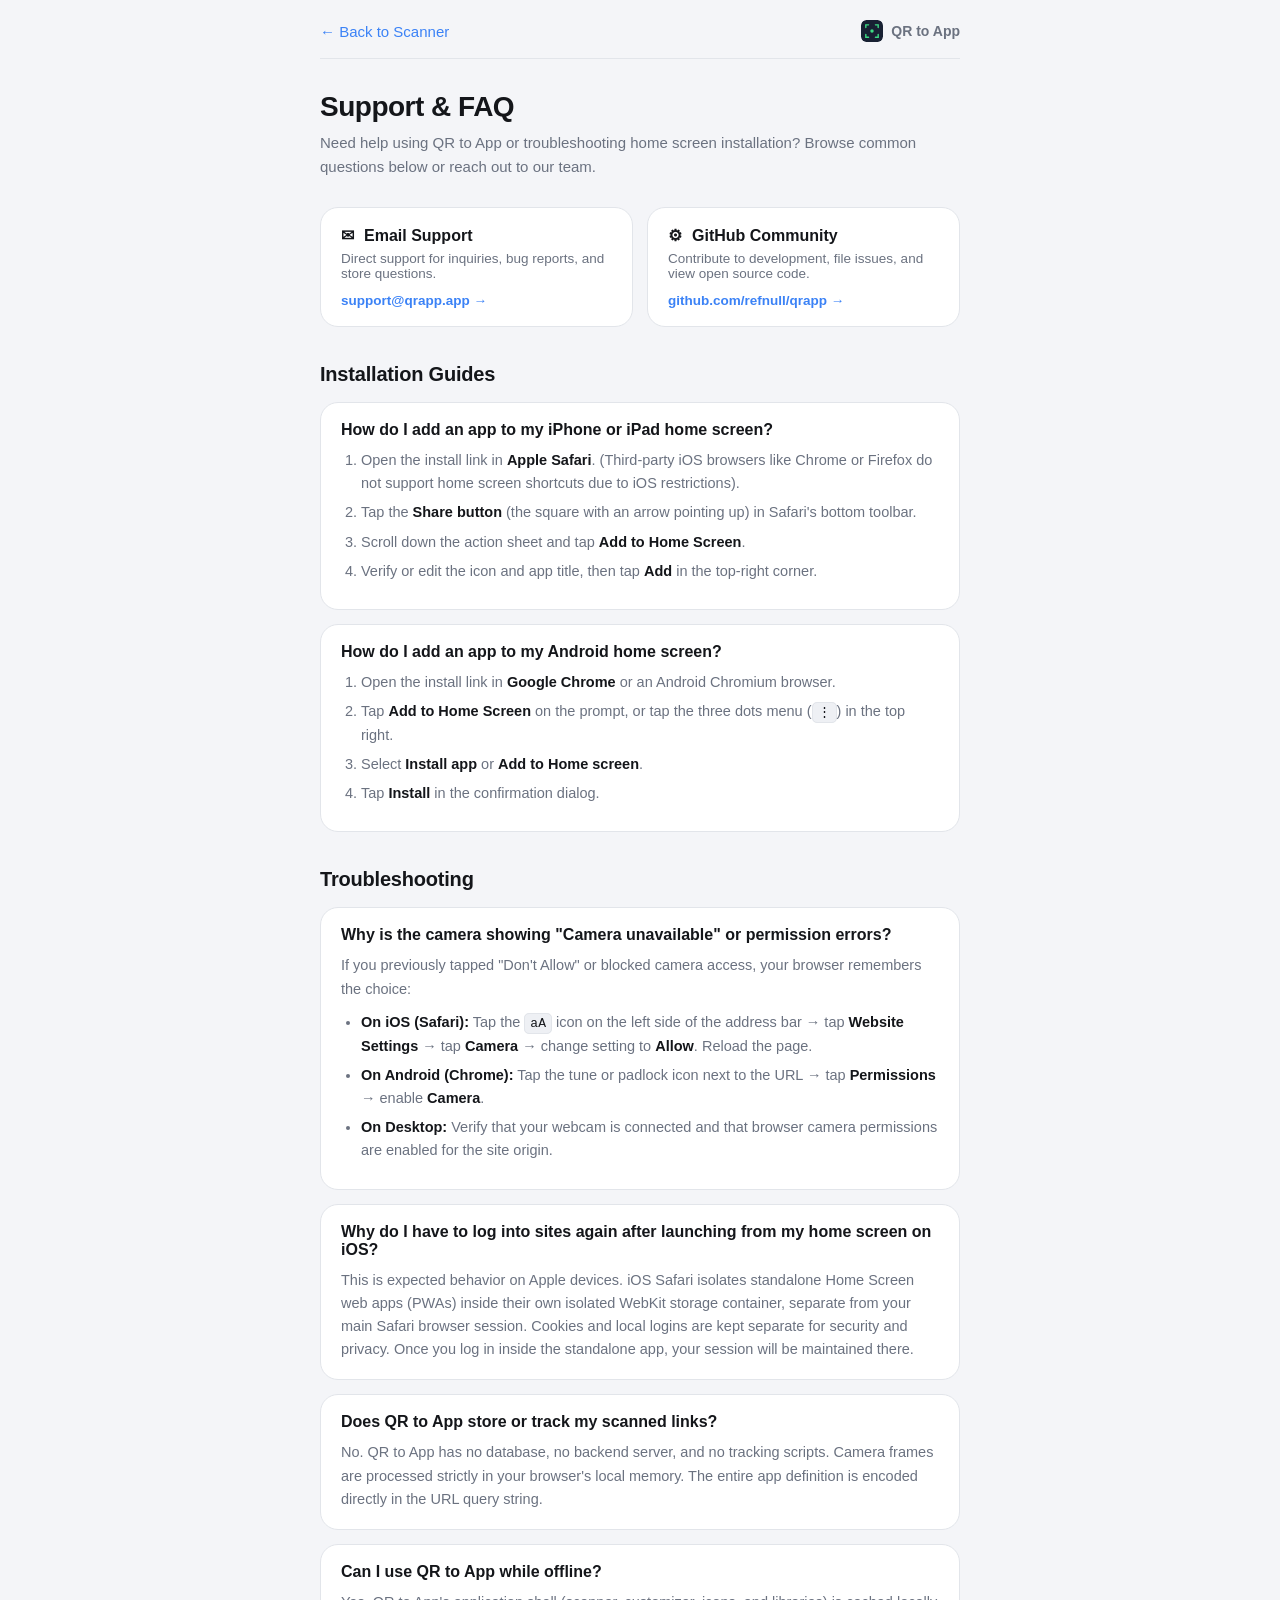
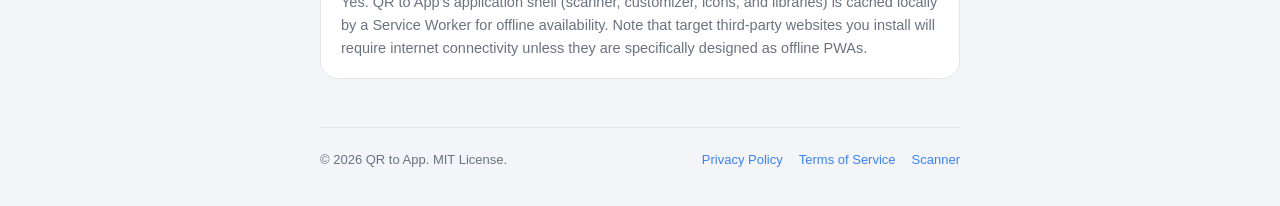
<file: support.html>
<!DOCTYPE html>
<html lang="en">
<head>
<meta charset="UTF-8">
<meta name="viewport" content="width=device-width, initial-scale=1, viewport-fit=cover">
<title>Support &amp; FAQ &mdash; QR to App</title>
<meta name="description" content="Support and Frequently Asked Questions for QR to App. Troubleshooting, device install guides, and contact information.">
<meta name="theme-color" content="#0b0d12">
<link rel="icon" href="icons/favicon.svg" type="image/svg+xml">
<link rel="apple-touch-icon" href="icons/default-touch-icon.png">
<link rel="stylesheet" href="css/style.css">
<style>
  html, body {
    height: auto;
    min-height: 100%;
    overflow-y: auto;
    overflow-x: hidden;
  }
  .doc-layout {
    max-width: 680px;
    margin: 0 auto;
    padding: calc(var(--safe-top) + 20px) 20px calc(var(--safe-bottom) + 40px);
    color: var(--text);
  }
  .doc-nav {
    display: flex;
    align-items: center;
    justify-content: space-between;
    margin-bottom: 32px;
    padding-bottom: 16px;
    border-bottom: 1px solid var(--border);
  }
  .nav-back {
    display: inline-flex;
    align-items: center;
    gap: 8px;
    color: var(--accent);
    text-decoration: none;
    font-size: 15px;
    font-weight: 500;
    transition: opacity 120ms ease;
  }
  .nav-back:hover {
    opacity: 0.85;
  }
  .nav-brand {
    display: inline-flex;
    align-items: center;
    gap: 8px;
    font-size: 14px;
    font-weight: 600;
    color: var(--text-dim);
  }
  .nav-brand img {
    width: 22px;
    height: 22px;
    border-radius: 5px;
  }
  h1 {
    font-size: 28px;
    font-weight: 700;
    letter-spacing: -0.5px;
    margin: 0 0 8px;
  }
  .intro-text {
    font-size: 15px;
    line-height: 1.6;
    color: var(--text-dim);
    margin: 0 0 28px;
  }
  .contact-cards {
    display: grid;
    grid-template-columns: repeat(auto-fit, minmax(260px, 1fr));
    gap: 14px;
    margin-bottom: 36px;
  }
  .contact-card {
    background: var(--surface);
    border: 1px solid var(--border);
    border-radius: var(--radius-md);
    padding: 18px 20px;
    display: flex;
    flex-direction: column;
    gap: 6px;
    text-decoration: none;
    color: inherit;
    transition: transform 120ms ease, border-color 150ms ease;
  }
  .contact-card:hover {
    border-color: var(--accent);
    transform: translateY(-2px);
  }
  .contact-card-title {
    display: flex;
    align-items: center;
    gap: 10px;
    font-size: 16px;
    font-weight: 600;
    color: var(--text);
  }
  .contact-card-desc {
    font-size: 13.5px;
    color: var(--text-dim);
    margin: 0;
  }
  .contact-card-action {
    font-size: 13.5px;
    font-weight: 600;
    color: var(--accent);
    margin-top: 6px;
  }
  h2 {
    font-size: 20px;
    font-weight: 600;
    margin: 36px 0 16px;
    letter-spacing: -0.2px;
  }
  .faq-item {
    background: var(--surface);
    border: 1px solid var(--border);
    border-radius: var(--radius-md);
    padding: 18px 20px;
    margin-bottom: 14px;
  }
  .faq-question {
    font-size: 16px;
    font-weight: 600;
    color: var(--text);
    margin: 0 0 10px;
  }
  .faq-answer {
    font-size: 14.5px;
    line-height: 1.6;
    color: var(--text-dim);
    margin: 0;
  }
  .faq-answer p {
    margin: 0 0 10px;
  }
  .faq-answer p:last-child {
    margin-bottom: 0;
  }
  .faq-answer ol, .faq-answer ul {
    padding-left: 20px;
    margin: 8px 0;
  }
  .faq-answer li {
    margin-bottom: 6px;
  }
  strong {
    color: var(--text);
  }
  code {
    font-family: ui-monospace, SFMono-Regular, Menlo, Monaco, Consolas, monospace;
    font-size: 13px;
    padding: 2px 5px;
    background: var(--surface-2);
    border-radius: 5px;
    border: 1px solid var(--border);
    color: var(--text);
  }
  .doc-footer {
    margin-top: 48px;
    padding-top: 24px;
    border-top: 1px solid var(--border);
    display: flex;
    flex-wrap: wrap;
    align-items: center;
    justify-content: space-between;
    gap: 12px;
    font-size: 13px;
    color: var(--text-dim);
  }
  .doc-footer a {
    color: var(--accent);
    text-decoration: none;
  }
  .doc-footer a:hover {
    text-decoration: underline;
  }
  .footer-links {
    display: flex;
    gap: 16px;
  }
</style>
</head>
<body>
<div class="doc-layout">
  <nav class="doc-nav">
    <a href="index.html" class="nav-back">&larr; Back to Scanner</a>
    <span class="nav-brand">
      <img src="icons/favicon.svg" alt="" width="22" height="22">
      QR to App
    </span>
  </nav>

  <main>
    <h1>Support &amp; FAQ</h1>
    <p class="intro-text">Need help using QR to App or troubleshooting home screen installation? Browse common questions below or reach out to our team.</p>

    <div class="contact-cards">
      <a href="mailto:support@qrapp.app" class="contact-card">
        <div class="contact-card-title">
          <span>&#9993;</span> Email Support
        </div>
        <p class="contact-card-desc">Direct support for inquiries, bug reports, and store questions.</p>
        <span class="contact-card-action">support@qrapp.app &rarr;</span>
      </a>

      <a href="https://github.com/refnull/qrapp" target="_blank" rel="noopener" class="contact-card">
        <div class="contact-card-title">
          <span>&#9881;</span> GitHub Community
        </div>
        <p class="contact-card-desc">Contribute to development, file issues, and view open source code.</p>
        <span class="contact-card-action">github.com/refnull/qrapp &rarr;</span>
      </a>
    </div>

    <h2>Installation Guides</h2>

    <div class="faq-item">
      <h3 class="faq-question">How do I add an app to my iPhone or iPad home screen?</h3>
      <div class="faq-answer">
        <ol>
          <li>Open the install link in <strong>Apple Safari</strong>. (Third-party iOS browsers like Chrome or Firefox do not support home screen shortcuts due to iOS restrictions).</li>
          <li>Tap the <strong>Share button</strong> (the square with an arrow pointing up) in Safari's bottom toolbar.</li>
          <li>Scroll down the action sheet and tap <strong>Add to Home Screen</strong>.</li>
          <li>Verify or edit the icon and app title, then tap <strong>Add</strong> in the top-right corner.</li>
        </ol>
      </div>
    </div>

    <div class="faq-item">
      <h3 class="faq-question">How do I add an app to my Android home screen?</h3>
      <div class="faq-answer">
        <ol>
          <li>Open the install link in <strong>Google Chrome</strong> or an Android Chromium browser.</li>
          <li>Tap <strong>Add to Home Screen</strong> on the prompt, or tap the three dots menu (<code>&vellip;</code>) in the top right.</li>
          <li>Select <strong>Install app</strong> or <strong>Add to Home screen</strong>.</li>
          <li>Tap <strong>Install</strong> in the confirmation dialog.</li>
        </ol>
      </div>
    </div>

    <h2>Troubleshooting</h2>

    <div class="faq-item">
      <h3 class="faq-question">Why is the camera showing "Camera unavailable" or permission errors?</h3>
      <div class="faq-answer">
        <p>If you previously tapped "Don't Allow" or blocked camera access, your browser remembers the choice:</p>
        <ul>
          <li><strong>On iOS (Safari):</strong> Tap the <code>aA</code> icon on the left side of the address bar &rarr; tap <strong>Website Settings</strong> &rarr; tap <strong>Camera</strong> &rarr; change setting to <strong>Allow</strong>. Reload the page.</li>
          <li><strong>On Android (Chrome):</strong> Tap the tune or padlock icon next to the URL &rarr; tap <strong>Permissions</strong> &rarr; enable <strong>Camera</strong>.</li>
          <li><strong>On Desktop:</strong> Verify that your webcam is connected and that browser camera permissions are enabled for the site origin.</li>
        </ul>
      </div>
    </div>

    <div class="faq-item">
      <h3 class="faq-question">Why do I have to log into sites again after launching from my home screen on iOS?</h3>
      <div class="faq-answer">
        <p>This is expected behavior on Apple devices. iOS Safari isolates standalone Home Screen web apps (PWAs) inside their own isolated WebKit storage container, separate from your main Safari browser session. Cookies and local logins are kept separate for security and privacy. Once you log in inside the standalone app, your session will be maintained there.</p>
      </div>
    </div>

    <div class="faq-item">
      <h3 class="faq-question">Does QR to App store or track my scanned links?</h3>
      <div class="faq-answer">
        <p>No. QR to App has no database, no backend server, and no tracking scripts. Camera frames are processed strictly in your browser's local memory. The entire app definition is encoded directly in the URL query string.</p>
      </div>
    </div>

    <div class="faq-item">
      <h3 class="faq-question">Can I use QR to App while offline?</h3>
      <div class="faq-answer">
        <p>Yes. QR to App's application shell (scanner, customizer, icons, and libraries) is cached locally by a Service Worker for offline availability. Note that target third-party websites you install will require internet connectivity unless they are specifically designed as offline PWAs.</p>
      </div>
    </div>
  </main>

  <footer class="doc-footer">
    <span>&copy; 2026 QR to App. MIT License.</span>
    <div class="footer-links">
      <a href="privacy.html">Privacy Policy</a>
      <a href="terms.html">Terms of Service</a>
      <a href="index.html">Scanner</a>
    </div>
  </footer>
</div>
</body>
</html>
</file>
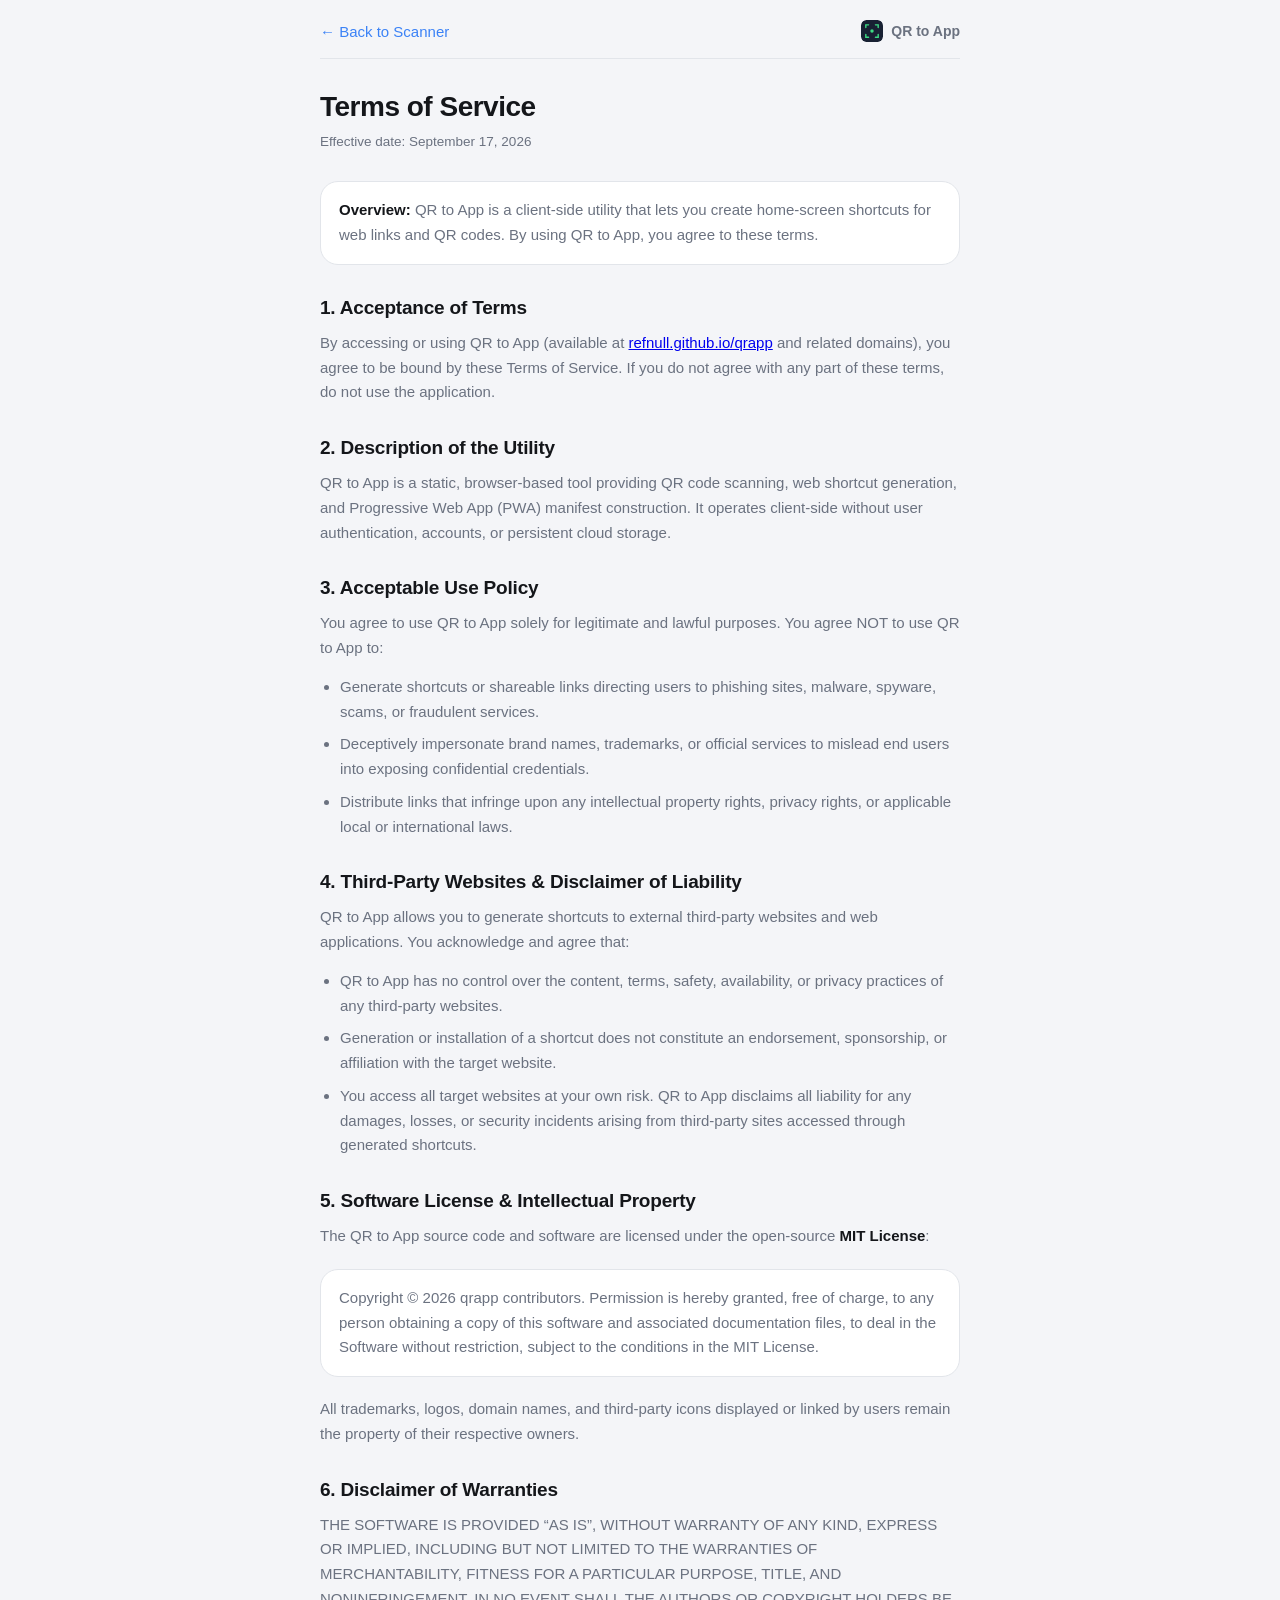
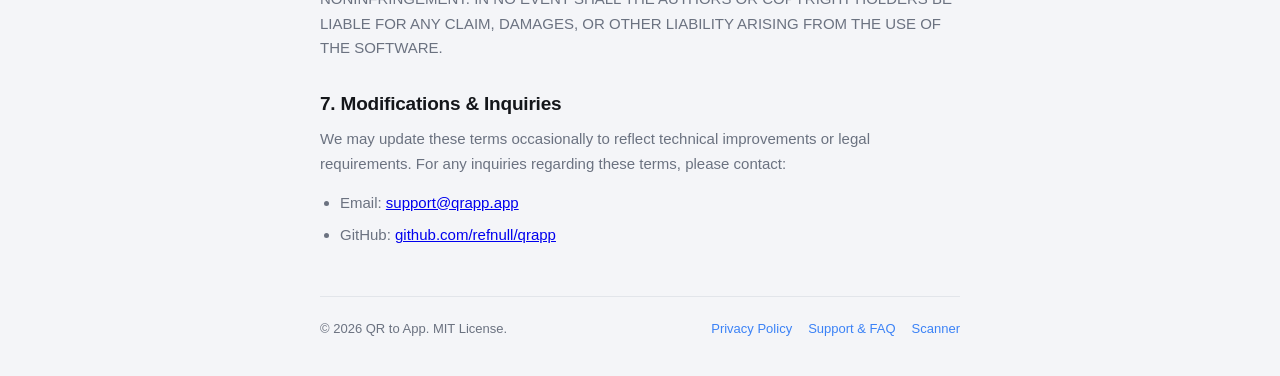
<file: terms.html>
<!DOCTYPE html>
<html lang="en">
<head>
<meta charset="UTF-8">
<meta name="viewport" content="width=device-width, initial-scale=1, viewport-fit=cover">
<title>Terms of Service &mdash; QR to App</title>
<meta name="description" content="Terms of Service for QR to App. Acceptable use, third-party URL disclaimers, and open-source license.">
<meta name="theme-color" content="#0b0d12">
<link rel="icon" href="icons/favicon.svg" type="image/svg+xml">
<link rel="apple-touch-icon" href="icons/default-touch-icon.png">
<link rel="stylesheet" href="css/style.css">
<style>
  html, body {
    height: auto;
    min-height: 100%;
    overflow-y: auto;
    overflow-x: hidden;
  }
  .doc-layout {
    max-width: 680px;
    margin: 0 auto;
    padding: calc(var(--safe-top) + 20px) 20px calc(var(--safe-bottom) + 40px);
    color: var(--text);
  }
  .doc-nav {
    display: flex;
    align-items: center;
    justify-content: space-between;
    margin-bottom: 32px;
    padding-bottom: 16px;
    border-bottom: 1px solid var(--border);
  }
  .nav-back {
    display: inline-flex;
    align-items: center;
    gap: 8px;
    color: var(--accent);
    text-decoration: none;
    font-size: 15px;
    font-weight: 500;
    transition: opacity 120ms ease;
  }
  .nav-back:hover {
    opacity: 0.85;
  }
  .nav-brand {
    display: inline-flex;
    align-items: center;
    gap: 8px;
    font-size: 14px;
    font-weight: 600;
    color: var(--text-dim);
  }
  .nav-brand img {
    width: 22px;
    height: 22px;
    border-radius: 5px;
  }
  h1 {
    font-size: 28px;
    font-weight: 700;
    letter-spacing: -0.5px;
    margin: 0 0 8px;
  }
  .last-updated {
    font-size: 13.5px;
    color: var(--text-dim);
    margin: 0 0 28px;
  }
  h2 {
    font-size: 19px;
    font-weight: 600;
    margin: 32px 0 12px;
    letter-spacing: -0.2px;
  }
  p, li {
    font-size: 15px;
    line-height: 1.65;
    color: var(--text-dim);
    margin: 0 0 14px;
  }
  strong {
    color: var(--text);
  }
  ul {
    padding-left: 20px;
    margin: 0 0 18px;
  }
  li {
    margin-bottom: 8px;
  }
  .callout {
    padding: 16px 18px;
    background: var(--surface);
    border: 1px solid var(--border);
    border-radius: var(--radius-md);
    margin: 20px 0;
  }
  .callout p {
    margin: 0;
  }
  .doc-footer {
    margin-top: 48px;
    padding-top: 24px;
    border-top: 1px solid var(--border);
    display: flex;
    flex-wrap: wrap;
    align-items: center;
    justify-content: space-between;
    gap: 12px;
    font-size: 13px;
    color: var(--text-dim);
  }
  .doc-footer a {
    color: var(--accent);
    text-decoration: none;
  }
  .doc-footer a:hover {
    text-decoration: underline;
  }
  .footer-links {
    display: flex;
    gap: 16px;
  }
</style>
</head>
<body>
<div class="doc-layout">
  <nav class="doc-nav">
    <a href="index.html" class="nav-back">&larr; Back to Scanner</a>
    <span class="nav-brand">
      <img src="icons/favicon.svg" alt="" width="22" height="22">
      QR to App
    </span>
  </nav>

  <main>
    <h1>Terms of Service</h1>
    <p class="last-updated">Effective date: September 17, 2026</p>

    <div class="callout">
      <p><strong>Overview:</strong> QR to App is a client-side utility that lets you create home-screen shortcuts for web links and QR codes. By using QR to App, you agree to these terms.</p>
    </div>

    <h2>1. Acceptance of Terms</h2>
    <p>By accessing or using QR to App (available at <a href="https://refnull.github.io/qrapp/" target="_blank" rel="noopener">refnull.github.io/qrapp</a> and related domains), you agree to be bound by these Terms of Service. If you do not agree with any part of these terms, do not use the application.</p>

    <h2>2. Description of the Utility</h2>
    <p>QR to App is a static, browser-based tool providing QR code scanning, web shortcut generation, and Progressive Web App (PWA) manifest construction. It operates client-side without user authentication, accounts, or persistent cloud storage.</p>

    <h2>3. Acceptable Use Policy</h2>
    <p>You agree to use QR to App solely for legitimate and lawful purposes. You agree NOT to use QR to App to:</p>
    <ul>
      <li>Generate shortcuts or shareable links directing users to phishing sites, malware, spyware, scams, or fraudulent services.</li>
      <li>Deceptively impersonate brand names, trademarks, or official services to mislead end users into exposing confidential credentials.</li>
      <li>Distribute links that infringe upon any intellectual property rights, privacy rights, or applicable local or international laws.</li>
    </ul>

    <h2>4. Third-Party Websites &amp; Disclaimer of Liability</h2>
    <p>QR to App allows you to generate shortcuts to external third-party websites and web applications. You acknowledge and agree that:</p>
    <ul>
      <li>QR to App has no control over the content, terms, safety, availability, or privacy practices of any third-party websites.</li>
      <li>Generation or installation of a shortcut does not constitute an endorsement, sponsorship, or affiliation with the target website.</li>
      <li>You access all target websites at your own risk. QR to App disclaims all liability for any damages, losses, or security incidents arising from third-party sites accessed through generated shortcuts.</li>
    </ul>

    <h2>5. Software License &amp; Intellectual Property</h2>
    <p>The QR to App source code and software are licensed under the open-source <strong>MIT License</strong>:</p>
    <div class="callout">
      <p>Copyright &copy; 2026 qrapp contributors. Permission is hereby granted, free of charge, to any person obtaining a copy of this software and associated documentation files, to deal in the Software without restriction, subject to the conditions in the MIT License.</p>
    </div>
    <p>All trademarks, logos, domain names, and third-party icons displayed or linked by users remain the property of their respective owners.</p>

    <h2>6. Disclaimer of Warranties</h2>
    <p>THE SOFTWARE IS PROVIDED &ldquo;AS IS&rdquo;, WITHOUT WARRANTY OF ANY KIND, EXPRESS OR IMPLIED, INCLUDING BUT NOT LIMITED TO THE WARRANTIES OF MERCHANTABILITY, FITNESS FOR A PARTICULAR PURPOSE, TITLE, AND NONINFRINGEMENT. IN NO EVENT SHALL THE AUTHORS OR COPYRIGHT HOLDERS BE LIABLE FOR ANY CLAIM, DAMAGES, OR OTHER LIABILITY ARISING FROM THE USE OF THE SOFTWARE.</p>

    <h2>7. Modifications &amp; Inquiries</h2>
    <p>We may update these terms occasionally to reflect technical improvements or legal requirements. For any inquiries regarding these terms, please contact:</p>
    <ul>
      <li>Email: <a href="mailto:support@qrapp.app">support@qrapp.app</a></li>
      <li>GitHub: <a href="https://github.com/refnull/qrapp" target="_blank" rel="noopener">github.com/refnull/qrapp</a></li>
    </ul>
  </main>

  <footer class="doc-footer">
    <span>&copy; 2026 QR to App. MIT License.</span>
    <div class="footer-links">
      <a href="privacy.html">Privacy Policy</a>
      <a href="support.html">Support &amp; FAQ</a>
      <a href="index.html">Scanner</a>
    </div>
  </footer>
</div>
</body>
</html>
</file>
<file: css/style.css>
:root {
  --bg: #0b0d12;
  --surface: #14171f;
  --surface-2: #1c2029;
  --text: #f2f3f5;
  --text-dim: #9aa0ac;
  --accent: #3b82f6;
  --accent-text: #ffffff;
  --border: #262b36;
  --radius-lg: 28px;
  --radius-md: 18px;
  --radius-sm: 12px;
  --safe-top: env(safe-area-inset-top, 0px);
  --safe-bottom: env(safe-area-inset-bottom, 0px);
}

@media (prefers-color-scheme: light) {
  :root {
    --bg: #f4f5f8;
    --surface: #ffffff;
    --surface-2: #eef0f4;
    --text: #14161a;
    --text-dim: #6b7280;
    --border: #e2e5ea;
  }
}

* { box-sizing: border-box; -webkit-tap-highlight-color: transparent; }

html, body {
  height: 100%;
  margin: 0;
  overflow: hidden;
}

body {
  background: var(--bg);
  color: var(--text);
  font-family: -apple-system, BlinkMacSystemFont, "SF Pro Text", "Segoe UI", Roboto, "Helvetica Neue", Arial, sans-serif;
}

#app {
  position: relative;
  height: 100vh;
  height: 100dvh;
  width: 100%;
}

.view {
  position: absolute;
  inset: 0;
  display: flex;
  flex-direction: column;
  background: var(--bg);
  padding-top: calc(var(--safe-top) + 12px);
  padding-bottom: calc(var(--safe-bottom) + 16px);
  animation: view-in 260ms ease both;
}

[hidden],
.view[hidden],
#view-scan[hidden] {
  display: none !important;
}

@keyframes view-in {
  from { opacity: 0; transform: translateY(8px); }
  to { opacity: 1; transform: translateY(0); }
}

/* ---------- Scan view: Modern Fullscreen Experience ---------- */

#view-scan {
  position: absolute;
  inset: 0;
  padding: 0;
  background: #000;
  overflow: hidden;
  animation: none;
}

#camera,
#view-scan #camera {
  position: absolute;
  top: 0;
  left: 0;
  width: 100%;
  height: 100%;
  min-width: 100%;
  min-height: 100%;
  object-fit: cover;
  background: #000;
  z-index: 1;
  pointer-events: none;
  /* `visibility` as well as `opacity`: iOS promotes an inline-playing <video>
     to its own compositing layer, and that layer can paint a frame or two
     before an opacity-only transition is applied to it. `visibility: hidden`
     keeps the media layer out of the paint entirely until it is sized. */
  opacity: 0;
  visibility: hidden;
  /* Promote up front so the layer is not created (and repainted) mid-fade. */
  transform: translateZ(0);
  backface-visibility: hidden;
  transition: opacity 280ms ease;
}

#camera.ready,
#view-scan #camera.ready {
  opacity: 1;
  visibility: visible;
}

.scan-vignette-top {
  position: absolute;
  top: 0;
  left: 0;
  right: 0;
  height: min(28vh, 180px);
  background: linear-gradient(180deg, rgba(0, 0, 0, 0.72) 0%, rgba(0, 0, 0, 0.28) 55%, transparent 100%);
  z-index: 2;
  pointer-events: none;
}

.scan-vignette-bottom {
  position: absolute;
  bottom: 0;
  left: 0;
  right: 0;
  height: min(24vh, 150px);
  background: linear-gradient(0deg, rgba(0, 0, 0, 0.65) 0%, transparent 100%);
  z-index: 2;
  pointer-events: none;
}

#view-scan .particles {
  position: absolute;
  inset: 0;
  width: 100%;
  height: 100%;
  z-index: 3;
  pointer-events: none;
}

/* Center Viewfinder Reticle with Animated Laser Sweep */
.scan-reticle {
  position: absolute;
  top: 48%;
  left: 50%;
  transform: translate(-50%, -50%);
  width: min(68vw, 240px);
  height: min(68vw, 240px);
  pointer-events: none;
  z-index: 4;
}

.reticle-corner {
  position: absolute;
  width: 28px;
  height: 28px;
  border-color: #38bdf8;
  border-style: solid;
  border-width: 0;
  filter: drop-shadow(0 0 6px rgba(56, 189, 248, 0.45));
}
.reticle-tl { top: 0; left: 0; border-top-width: 3.5px; border-left-width: 3.5px; border-top-left-radius: 12px; }
.reticle-tr { top: 0; right: 0; border-top-width: 3.5px; border-right-width: 3.5px; border-top-right-radius: 12px; }
.reticle-bl { bottom: 0; left: 0; border-bottom-width: 3.5px; border-left-width: 3.5px; border-bottom-left-radius: 12px; }
.reticle-br { bottom: 0; right: 0; border-bottom-width: 3.5px; border-right-width: 3.5px; border-bottom-right-radius: 12px; }

.reticle-laser {
  position: absolute;
  left: 6px;
  right: 6px;
  height: 2px;
  background: linear-gradient(90deg, transparent 0%, #38bdf8 50%, transparent 100%);
  box-shadow: 0 0 14px #38bdf8;
  animation: scan-laser 2.4s ease-in-out infinite;
}

@keyframes scan-laser {
  0% { top: 8%; opacity: 0.2; }
  50% { top: 92%; opacity: 0.95; }
  100% { top: 8%; opacity: 0.2; }
}

/* iOS Liquid Glass Top Header */
.scan-overlay-top {
  position: absolute;
  top: calc(var(--safe-top) + 16px);
  left: 16px;
  right: 16px;
  display: flex;
  align-items: center;
  justify-content: space-between;
  gap: 12px;
  z-index: 10;
  pointer-events: none;
}

.scan-top-actions {
  display: flex;
  align-items: center;
  gap: 8px;
  pointer-events: auto;
}

.glass-pill {
  pointer-events: auto;
  display: inline-flex;
  align-items: center;
  gap: 10px;
  padding: 10px 18px;
  background: rgba(18, 22, 32, 0.65);
  backdrop-filter: blur(24px) saturate(180%);
  -webkit-backdrop-filter: blur(24px) saturate(180%);
  border: 1px solid rgba(255, 255, 255, 0.18);
  box-shadow: 0 8px 32px rgba(0, 0, 0, 0.35), inset 0 1px 0 rgba(255, 255, 255, 0.25);
  border-radius: 999px;
  transition: all 260ms cubic-bezier(0.16, 1, 0.3, 1);
}

.glass-dot {
  width: 8px;
  height: 8px;
  border-radius: 50%;
  background: #38bdf8;
  box-shadow: 0 0 10px #38bdf8;
  animation: pulse-dot 2.2s ease-in-out infinite;
}

@keyframes pulse-dot {
  0%, 100% { opacity: 0.65; transform: scale(0.9); }
  50% { opacity: 1; transform: scale(1.18); box-shadow: 0 0 14px #38bdf8; }
}

.glass-text {
  font-size: 14.5px;
  font-weight: 500;
  letter-spacing: -0.2px;
  color: #ffffff;
  text-shadow: 0 1px 2px rgba(0, 0, 0, 0.35);
  white-space: nowrap;
}

.glass-pill.locked {
  background: rgba(16, 185, 129, 0.4);
  border-color: rgba(52, 211, 153, 0.7);
}
.glass-pill.locked .glass-dot {
  background: #34d399;
  box-shadow: 0 0 12px #34d399;
}

.glass-btn {
  pointer-events: auto;
  width: 42px;
  height: 42px;
  border-radius: 50%;
  background: rgba(18, 22, 32, 0.65);
  backdrop-filter: blur(24px) saturate(180%);
  -webkit-backdrop-filter: blur(24px) saturate(180%);
  border: 1px solid rgba(255, 255, 255, 0.18);
  box-shadow: 0 8px 32px rgba(0, 0, 0, 0.35), inset 0 1px 0 rgba(255, 255, 255, 0.25);
  color: #ffffff;
  display: flex;
  align-items: center;
  justify-content: center;
  cursor: pointer;
  transition: transform 120ms ease, background 180ms ease, color 180ms ease;
}
.glass-btn:active {
  transform: scale(0.92);
}
.glass-btn.active {
  background: rgba(255, 255, 255, 0.92);
  color: #0b0d12;
  box-shadow: 0 0 24px rgba(255, 255, 255, 0.55);
}

.scan-overlay-bottom {
  position: absolute;
  bottom: calc(var(--safe-bottom) + 20px);
  left: 16px;
  right: 16px;
  display: flex;
  justify-content: center;
  z-index: 10;
  pointer-events: none;
}

.scan-action-bar {
  pointer-events: auto;
  display: flex;
  gap: 12px;
}

.glass-pill-btn {
  appearance: none;
  cursor: pointer;
  font: inherit;
  display: inline-flex;
  align-items: center;
  gap: 8px;
  padding: 11px 18px;
  color: #ffffff;
  background: rgba(18, 22, 32, 0.72);
  backdrop-filter: blur(24px) saturate(180%);
  -webkit-backdrop-filter: blur(24px) saturate(180%);
  border: 1px solid rgba(255, 255, 255, 0.2);
  box-shadow: 0 8px 32px rgba(0, 0, 0, 0.4), inset 0 1px 0 rgba(255, 255, 255, 0.25);
  border-radius: 999px;
  transition: transform 120ms ease, background 180ms ease, border-color 180ms ease;
}
.glass-pill-btn:active {
  transform: scale(0.95);
  background: rgba(28, 34, 48, 0.85);
}
.glass-pill-btn svg {
  opacity: 0.9;
}
.glass-pill-btn span {
  font-size: 14px;
  font-weight: 500;
  letter-spacing: -0.1px;
}

/* Glass Camera Fallback Card */
.glass-card {
  position: absolute;
  top: 50%;
  left: 50%;
  transform: translate(-50%, -50%);
  width: min(85vw, 340px);
  padding: 28px 24px;
  background: rgba(20, 24, 34, 0.84);
  backdrop-filter: blur(28px) saturate(180%);
  -webkit-backdrop-filter: blur(28px) saturate(180%);
  border: 1px solid rgba(255, 255, 255, 0.16);
  border-radius: var(--radius-lg);
  box-shadow: 0 24px 60px rgba(0, 0, 0, 0.55);
  text-align: center;
  z-index: 20;
}
.glass-card-icon {
  font-size: 40px;
  margin-bottom: 12px;
}
.glass-card h2 {
  margin: 0 0 8px;
  font-size: 19px;
  font-weight: 600;
}
.glass-card p {
  margin: 0 0 20px;
  font-size: 14px;
  color: var(--text-dim);
  line-height: 1.45;
}
.glass-card-actions {
  display: flex;
  flex-direction: column;
  gap: 8px;
}
.glass-card-actions .btn {
  margin: 0;
  width: 100%;
}
/* ---------- Shared ---------- */

.topbar {
  display: flex;
  align-items: center;
  justify-content: space-between;
  padding: 4px 16px 12px;
}
.topbar-title { font-weight: 600; font-size: 16px; }
.topbar-spacer { width: 36px; }

.btn-text-action {
  background: transparent;
  border: none;
  color: var(--accent);
  font-size: 13.5px;
  font-weight: 600;
  cursor: pointer;
  padding: 6px 10px;
  border-radius: 8px;
  transition: background 120ms ease;
}
.btn-text-action:active {
  background: var(--surface-2);
}

.btn-icon {
  width: 36px;
  height: 36px;
  border-radius: 50%;
  border: none;
  background: var(--surface-2);
  color: var(--text);
  font-size: 18px;
  display: flex;
  align-items: center;
  justify-content: center;
  cursor: pointer;
}

.btn {
  appearance: none;
  border: none;
  border-radius: 999px;
  padding: 15px 20px;
  font-size: 16px;
  font-weight: 600;
  margin: 8px 16px 0;
  cursor: pointer;
  transition: transform 120ms ease, opacity 120ms ease;
}
.btn:active { transform: scale(0.97); opacity: 0.9; }
.btn-primary { background: var(--accent); color: var(--accent-text); }
.btn-secondary { background: var(--surface-2); color: var(--text); }
.btn-full { width: 100% !important; margin-left: 0 !important; margin-right: 0 !important; }

/* ---------- Destination Card ---------- */

.destination-card {
  display: flex;
  align-items: center;
  justify-content: space-between;
  gap: 12px;
  margin: 0 16px 14px;
  padding: 12px 14px;
  background: var(--surface);
  border: 1px solid var(--border);
  border-radius: var(--radius-md);
}
.destination-info {
  display: flex;
  flex-direction: column;
  gap: 2px;
  min-width: 0;
}
.destination-host {
  font-size: 15px;
  font-weight: 600;
  white-space: nowrap;
  overflow: hidden;
  text-overflow: ellipsis;
}
.destination-url {
  font-size: 12px;
  color: var(--text-dim);
  white-space: nowrap;
  overflow: hidden;
  text-overflow: ellipsis;
}
.badge-verified {
  font-size: 11px;
  font-weight: 600;
  color: #10b981;
  background: rgba(16, 185, 129, 0.12);
  border: 1px solid rgba(16, 185, 129, 0.25);
  padding: 4px 8px;
  border-radius: 6px;
  white-space: nowrap;
  flex-shrink: 0;
}

/* ---------- Customize View ---------- */

.customize-scroll {
  flex: 1;
  overflow-y: auto;
  padding: 0 16px;
  -webkit-overflow-scrolling: touch;
}

.icon-mockups {
  flex-shrink: 0;
  display: flex;
  justify-content: center;
  gap: 36px;
  margin: 4px 0 16px;
  padding-bottom: 16px;
  border-bottom: 1px solid var(--border);
}
.mockup { display: flex; flex-direction: column; align-items: center; gap: 8px; font-size: 12px; color: var(--text-dim); }

.squircle-frame {
  width: 76px;
  height: 76px;
  border-radius: 22.4%;
  overflow: hidden;
  box-shadow: 0 10px 24px -4px rgba(0, 0, 0, 0.4), inset 0 1px 0 rgba(255, 255, 255, 0.22), inset 0 -1px 0 rgba(0, 0, 0, 0.25);
}
.squircle-frame canvas {
  width: 100%;
  height: 100%;
  display: block;
}

.adaptive-frame {
  width: 76px;
  height: 76px;
  border-radius: 50%;
  overflow: hidden;
  box-shadow: 0 8px 20px -3px rgba(0, 0, 0, 0.38);
}
.adaptive-frame canvas {
  width: 100%;
  height: 100%;
  display: block;
}

.field { display: block; margin-bottom: 18px; }
.field-header {
  display: flex;
  align-items: center;
  justify-content: space-between;
  margin-bottom: 8px;
}
.field-header > span:first-child,
.field > span:first-child { display: block; font-size: 13px; color: var(--text-dim); }
.field-hex-tag {
  font-family: monospace;
  font-size: 11px;
  color: var(--text-dim);
  background: var(--surface-2);
  padding: 2px 6px;
  border-radius: 4px;
}
.field-sub {
  font-size: 11px;
  color: var(--text-dim);
}
.field input[type="text"] {
  width: 100%;
  padding: 13px 14px;
  border-radius: var(--radius-sm);
  border: 1px solid var(--border);
  background: var(--surface);
  color: var(--text);
  font-size: 16px;
}

.tabs { display: flex; gap: 8px; margin-bottom: 14px; }
.tab {
  flex: 1;
  padding: 10px 8px;
  border-radius: var(--radius-sm);
  border: 1px solid var(--border);
  background: var(--surface);
  color: var(--text-dim);
  font-size: 13px;
  font-weight: 600;
}
.tab.active { background: var(--accent); color: var(--accent-text); border-color: var(--accent); }

.tab-panel { margin-bottom: 0; }
.tab-panel:not(:empty) { margin-bottom: 18px; }
.field-hint { font-size: 12px; color: var(--text-dim); margin: 6px 0 0; line-height: 1.4; }

/* Favicon Rich Card */
.favicon-card {
  display: flex;
  align-items: center;
  gap: 12px;
  padding: 12px 14px;
  background: var(--surface);
  border: 1px solid var(--border);
  border-radius: var(--radius-sm);
}
.favicon-card img {
  width: 36px;
  height: 36px;
  border-radius: 8px;
  background: #ffffff;
  object-fit: contain;
  padding: 2px;
  flex-shrink: 0;
}
.favicon-card-info {
  display: flex;
  flex-direction: column;
  gap: 3px;
  flex: 1;
  min-width: 0;
}
.favicon-card-title {
  font-size: 13.5px;
  font-weight: 600;
  white-space: nowrap;
  overflow: hidden;
  text-overflow: ellipsis;
}
.badge-hd {
  font-size: 10px;
  font-weight: 700;
  color: var(--accent);
  background: rgba(59, 130, 246, 0.12);
  border: 1px solid rgba(59, 130, 246, 0.25);
  padding: 2px 6px;
  border-radius: 4px;
  width: fit-content;
}
.btn-chip-action {
  padding: 6px 12px;
  border-radius: 8px;
  border: 1px solid var(--border);
  background: var(--surface-2);
  color: var(--text);
  font-size: 12px;
  font-weight: 600;
  cursor: pointer;
  transition: background 120ms ease;
}
.btn-chip-action:active {
  background: var(--border);
}

/* Monogram Typography Options */
.monogram-options {
  display: flex;
  flex-direction: column;
  gap: 8px;
}
.subfield-label {
  font-size: 12px;
  color: var(--text-dim);
}

/* Segmented Controls (Monogram & Transitions) */
.segmented-control {
  display: flex;
  padding: 4px;
  background: var(--surface-2);
  border: 1px solid var(--border);
  border-radius: var(--radius-sm);
  gap: 4px;
}
.segmented-control .segment {
  flex: 1;
  padding: 9px 8px;
  border: none;
  background: transparent;
  color: var(--text-dim);
  font-size: 13px;
  font-weight: 600;
  border-radius: 8px;
  cursor: pointer;
  transition: background 120ms ease, color 120ms ease, box-shadow 120ms ease;
  white-space: nowrap;
}
.segmented-control .segment.active {
  background: var(--surface);
  color: var(--text);
  box-shadow: 0 1px 3px rgba(0, 0, 0, 0.2);
}
.font-serif-demo { font-family: Georgia, "Times New Roman", serif !important; }
.font-mono-demo { font-family: "SF Mono", Menlo, monospace !important; }

#iconify-search {
  width: 100%;
  padding: 12px 14px;
  border-radius: var(--radius-sm);
  border: 1px solid var(--border);
  background: var(--surface);
  color: var(--text);
  font-size: 16px;
  margin-bottom: 10px;
}
.iconify-grid {
  display: grid;
  grid-template-columns: repeat(auto-fill, minmax(44px, 1fr));
  gap: 8px;
  max-height: 180px;
  overflow-y: auto;
  overflow-x: hidden;
  padding: 2px;
}
.iconify-grid button {
  min-width: 0;
  aspect-ratio: 1;
  border-radius: 10px;
  border: 1px solid var(--border);
  background: #ffffff;
  display: flex;
  align-items: center;
  justify-content: center;
  padding: 6px;
  cursor: pointer;
  transition: transform 100ms ease, border-color 150ms ease;
}
.iconify-grid button:active {
  transform: scale(0.94);
}
.iconify-grid button.selected {
  border-color: var(--accent);
  background: #eef2ff;
  box-shadow: 0 0 0 2px rgba(59, 130, 246, 0.35);
}
.iconify-grid img { width: 100%; height: 100%; object-fit: contain; }

/* Curated Palette Row */
.palette-row {
  display: flex;
  align-items: center;
  gap: 10px;
}
.palette-row .preset-chips {
  flex: 1;
  margin: 0;
}

.preset-chips {
  display: flex;
  align-items: center;
  gap: 8px;
  margin: 6px 0 12px;
  overflow-x: auto;
  padding: 2px 2px 4px 2px;
}
.preset-chips .chip {
  width: 30px;
  height: 30px;
  border-radius: 50%;
  border: 2px solid var(--border);
  padding: 0;
  cursor: pointer;
  flex-shrink: 0;
  transition: transform 100ms ease, border-color 150ms ease, box-shadow 150ms ease;
}
.preset-chips .chip:active {
  transform: scale(0.9);
}
.preset-chips .chip.active {
  border-color: #ffffff;
  box-shadow: 0 0 0 2px var(--accent);
  transform: scale(1.08);
}
@media (prefers-color-scheme: light) {
  .preset-chips .chip.active {
    border-color: #0b0d12;
  }
}

.color-picker-btn {
  position: relative;
  width: 32px;
  height: 32px;
  border-radius: 50%;
  border: 2px solid var(--border);
  background: var(--surface);
  display: flex;
  align-items: center;
  justify-content: center;
  cursor: pointer;
  flex-shrink: 0;
  box-shadow: 0 1px 3px rgba(0, 0, 0, 0.2);
}
.color-picker-btn input[type="color"] {
  position: absolute;
  inset: 0;
  opacity: 0;
  width: 100%;
  height: 100%;
  cursor: pointer;
}
.color-picker-icon {
  font-size: 15px;
  pointer-events: none;
}

.advanced-sliders {
  margin-top: 10px;
  background: var(--surface);
  border: 1px solid var(--border);
  border-radius: var(--radius-sm);
  padding: 10px 12px;
}
.advanced-sliders summary {
  font-size: 12.5px;
  color: var(--text-dim);
  cursor: pointer;
  font-weight: 500;
  user-select: none;
}
.advanced-sliders[open] summary {
  margin-bottom: 12px;
}

.color-row { display: flex; align-items: center; gap: 12px; margin-bottom: 10px; }
.color-row:last-child { margin-bottom: 0; }
.color-row input[type="range"] { flex: 1; accent-color: var(--accent); }
.slider-label { width: 40px; flex-shrink: 0; font-size: 12px; color: var(--text-dim); }
.swatch { width: 30px; height: 30px; border-radius: 50%; border: 2px solid var(--border); flex-shrink: 0; }
.swatch-spacer { width: 30px; flex-shrink: 0; }

.hue-slider {
  -webkit-appearance: none;
  appearance: none;
  flex: 1;
  height: 6px;
  border-radius: 999px;
  background: linear-gradient(90deg, #000000 0%, #71717a 6%, hsl(0, 75%, 50%) 10%, hsl(60, 75%, 50%) 26%, hsl(120, 75%, 50%) 42%, hsl(180, 75%, 50%) 58%, hsl(240, 75%, 50%) 74%, hsl(300, 75%, 50%) 88%, hsl(360, 75%, 50%) 100%);
  outline: none;
}
.hue-slider::-webkit-slider-thumb {
  -webkit-appearance: none;
  width: 22px;
  height: 22px;
  border-radius: 50%;
  background: var(--surface);
  border: 3px solid var(--accent);
  box-shadow: 0 1px 4px rgba(0,0,0,0.35);
  cursor: pointer;
}
.hue-slider::-moz-range-thumb {
  width: 22px;
  height: 22px;
  border-radius: 50%;
  background: var(--surface);
  border: 3px solid var(--accent);
  box-shadow: 0 1px 4px rgba(0,0,0,0.35);
  cursor: pointer;
}
.hue-slider::-moz-range-track {
  height: 6px;
  border-radius: 999px;
  background: linear-gradient(90deg, #000000 0%, #71717a 6%, hsl(0, 75%, 50%) 10%, hsl(60, 75%, 50%) 26%, hsl(120, 75%, 50%) 42%, hsl(180, 75%, 50%) 58%, hsl(240, 75%, 50%) 74%, hsl(300, 75%, 50%) 88%, hsl(360, 75%, 50%) 100%);
}

.lightness-slider {
  -webkit-appearance: none;
  appearance: none;
  flex: 1;
  height: 6px;
  border-radius: 999px;
  background: linear-gradient(90deg, #000, #fff);
  outline: none;
}
.lightness-slider::-webkit-slider-thumb {
  -webkit-appearance: none;
  width: 22px;
  height: 22px;
  border-radius: 50%;
  background: var(--accent);
  border: 3px solid var(--surface);
  box-shadow: 0 1px 4px rgba(0,0,0,0.35);
}
.lightness-slider::-moz-range-thumb {
  width: 22px;
  height: 22px;
  border-radius: 50%;
  background: var(--accent);
  border: 3px solid var(--surface);
  box-shadow: 0 1px 4px rgba(0,0,0,0.35);
}
.lightness-slider::-moz-range-track {
  height: 6px;
  border-radius: 999px;
  background: linear-gradient(90deg, #000, #fff);
}

/* ---------- Bottom bar actions ---------- */

.bottom-bar {
  margin-top: auto;
  padding: 12px 16px calc(var(--safe-bottom) + 12px);
  background: linear-gradient(0deg, var(--bg) 80%, transparent);
  display: flex;
  flex-direction: column;
  gap: 8px;
  z-index: 10;
  flex-shrink: 0;
}
.bottom-bar .btn {
  margin: 0;
  width: 100%;
}

/* ---------- Install ---------- */

.install-hero {
  text-align: center;
  padding: 32px 16px 8px;
}
#install-icon-canvas { width: 96px; height: 96px; border-radius: 22%; box-shadow: 0 12px 30px rgba(0,0,0,0.3); }
.install-hero h1 { font-size: 20px; margin: 14px 0 4px; }
.install-hero p { margin: 0; color: var(--text-dim); font-size: 13px; word-break: break-all; padding: 0 24px; }

.install-block { padding: 0 16px; margin-top: 12px; flex: 1; }
#install-android {
  display: flex;
  flex-direction: column;
  align-items: center;
  text-align: center;
}
#install-android .btn {
  width: 100%;
  margin: 8px 0 0;
}
#install-android .field-hint {
  text-align: center;
  margin-top: 8px;
}
.install-actions {
  display: flex;
  flex-direction: column;
  gap: 8px;
  padding: 12px 16px calc(var(--safe-bottom) + 12px);
  margin-top: auto;
}
.install-actions .btn {
  margin: 0;
  width: 100%;
}

.step-icon {
  display: inline-flex;
  align-items: center;
  justify-content: center;
  width: 24px;
  height: 24px;
  vertical-align: middle;
  background: var(--surface-2);
  border-radius: 7px;
  color: var(--text);
  margin: 0 2px;
}
.step-icon.inline { margin: 0 1px; }

.guide-link {
  display: block;
  margin-top: 20px;
  font-size: 13.5px;
  color: var(--accent);
  text-decoration: none;
}

/* ---------- Launch transitions ---------- */

.launch-fade {
  position: fixed;
  inset: 0;
  background: var(--bg);
  z-index: 9999;
  display: flex;
  align-items: center;
  justify-content: center;
}
.launch-fade img { width: 80px; height: 80px; border-radius: 22%; animation: pulse 1.1s ease-in-out infinite; }
@keyframes pulse { 0%,100% { transform: scale(1); opacity: 1; } 50% { transform: scale(0.92); opacity: 0.7; } }

.launch-slide {
  position: fixed;
  inset: 0;
  background: var(--bg);
  z-index: 9999;
  display: flex;
  align-items: center;
  justify-content: center;
  animation: launch-slide-up 380ms cubic-bezier(0.16, 1, 0.3, 1) forwards;
}
.launch-slide img {
  width: 80px;
  height: 80px;
  border-radius: 22%;
  box-shadow: 0 16px 40px rgba(0, 0, 0, 0.4);
}
@keyframes launch-slide-up {
  from { transform: translateY(100%); opacity: 0.7; }
  to { transform: translateY(0); opacity: 1; }
}

/* ---------- Install Bottom Sheet ---------- */

.sheet-backdrop {
  position: fixed;
  inset: 0;
  background: rgba(0, 0, 0, 0.62);
  backdrop-filter: blur(10px);
  -webkit-backdrop-filter: blur(10px);
  z-index: 1000;
  display: flex;
  flex-direction: column;
  justify-content: flex-end;
  opacity: 0;
  pointer-events: none;
  transition: opacity 280ms ease;
}
.sheet-backdrop.active {
  opacity: 1;
  pointer-events: auto;
}

.sheet-container {
  background: var(--surface);
  border: 1px solid var(--border);
  border-bottom: none;
  border-radius: 28px 28px 0 0;
  padding: 10px 20px calc(var(--safe-bottom) + 24px);
  max-height: 85vh;
  max-height: 85dvh;
  overflow-y: auto;
  -webkit-overflow-scrolling: touch;
  transform: translateY(100%);
  transition: transform 320ms cubic-bezier(0.16, 1, 0.3, 1);
  box-shadow: 0 -12px 40px rgba(0, 0, 0, 0.55);
}
.sheet-backdrop.active .sheet-container {
  transform: translateY(0);
}

.sheet-handle-bar {
  display: flex;
  justify-content: center;
  padding: 6px 0 14px;
  touch-action: none;
  cursor: grab;
}
.sheet-handle {
  width: 38px;
  height: 5px;
  border-radius: 999px;
  background: var(--text-dim);
  opacity: 0.45;
}

.sheet-header {
  display: flex;
  align-items: center;
  justify-content: space-between;
  margin-bottom: 8px;
}
.sheet-header-title {
  display: flex;
  align-items: center;
  gap: 10px;
}
.sheet-app-icon {
  border-radius: 7px;
}
.sheet-header h2 {
  margin: 0;
  font-size: 18px;
  font-weight: 600;
}
.sheet-close {
  font-size: 22px;
  width: 32px;
  height: 32px;
  cursor: pointer;
}

.sheet-desc {
  margin: 0 0 16px;
  font-size: 13.5px;
  color: var(--text-dim);
  line-height: 1.45;
}

.sheet-install-block {
  margin-top: 8px;
}
.sheet-install-block .btn {
  margin: 0 0 8px;
  width: 100%;
}
#sheet-android-block {
  text-align: center;
}
#sheet-android-block .field-hint {
  text-align: center;
  margin-top: 8px;
}
.sheet-install-block .ios-steps {
  padding-left: 20px;
  font-size: 14.5px;
  line-height: 1.85;
}

/* ---------- Settings / Legal Menu Sheet ---------- */

.menu-list {
  display: flex;
  flex-direction: column;
  gap: 10px;
  margin: 8px 0 16px;
}

.menu-item {
  display: flex;
  align-items: center;
  gap: 14px;
  padding: 13px 16px;
  background: var(--surface-2);
  border: 1px solid var(--border);
  border-radius: var(--radius-md);
  color: var(--text);
  text-decoration: none;
  cursor: pointer;
  text-align: left;
  font: inherit;
  transition: background 150ms ease, transform 100ms ease;
  width: 100%;
}
.menu-item:active {
  transform: scale(0.98);
  background: var(--border);
}
.menu-item-icon {
  font-size: 22px;
  flex-shrink: 0;
}
.menu-item-text {
  display: flex;
  flex-direction: column;
  gap: 2px;
  flex: 1;
  min-width: 0;
}
.menu-item-title {
  font-size: 14.5px;
  font-weight: 600;
}
.menu-item-sub {
  font-size: 12px;
  color: var(--text-dim);
}
.menu-item-arrow {
  color: var(--text-dim);
  font-size: 16px;
  flex-shrink: 0;
}

/* ---------- Direct URL Modal / Drawer ---------- */

.direct-url-icon {
  font-size: 20px;
}

.direct-url-form {
  display: flex;
  flex-direction: column;
  gap: 14px;
}

.url-input-wrap {
  position: relative;
  display: flex;
  align-items: center;
}
.url-input-wrap input {
  width: 100%;
  padding: 13px 76px 13px 14px;
  border-radius: var(--radius-sm);
  border: 1px solid var(--border);
  background: var(--surface-2);
  color: var(--text);
  font-size: 15px;
  font-family: inherit;
}
.url-input-wrap input:focus {
  outline: none;
  border-color: var(--accent);
}

.btn-paste-tag {
  position: absolute;
  right: 8px;
  padding: 6px 12px;
  border-radius: 8px;
  border: 1px solid var(--border);
  background: var(--surface);
  color: var(--accent);
  font-size: 12px;
  font-weight: 600;
  cursor: pointer;
  transition: background 120ms ease;
}
.btn-paste-tag:active {
  background: var(--surface-2);
}

.suggestions-section {
  display: flex;
  flex-direction: column;
  gap: 8px;
}
.suggestions-label {
  font-size: 11px;
  font-weight: 600;
  text-transform: uppercase;
  letter-spacing: 0.5px;
  color: var(--text-dim);
}
.suggestions-chips {
  display: flex;
  flex-wrap: wrap;
  gap: 8px;
}
.chip-suggestion {
  padding: 8px 14px;
  border-radius: 999px;
  border: 1px solid var(--border);
  background: var(--surface-2);
  color: var(--text);
  font-size: 13px;
  font-weight: 500;
  cursor: pointer;
  transition: border-color 150ms ease, transform 100ms ease, background 150ms ease;
}
.chip-suggestion:active {
  transform: scale(0.95);
  border-color: var(--accent);
  background: var(--surface);
}

.field-error {
  font-size: 12px;
  color: #ef4444;
  margin: 0;
}

/* ---------- In-Person QR Code Card ---------- */

.install-qr-section {
  padding: 0 16px;
  margin-top: 14px;
}

.install-qr-card {
  margin-top: 12px;
  padding: 18px 16px;
  background: var(--surface);
  border: 1px solid var(--border);
  border-radius: var(--radius-md);
  display: flex;
  flex-direction: column;
  align-items: center;
  text-align: center;
  animation: view-in 220ms ease both;
}

.install-qr-canvas-wrap {
  padding: 12px;
  background: #ffffff;
  border-radius: 16px;
  box-shadow: 0 8px 24px rgba(0, 0, 0, 0.25);
  display: flex;
  align-items: center;
  justify-content: center;
}
.install-qr-canvas-wrap canvas {
  display: block;
  width: 180px;
  height: 180px;
  image-rendering: pixelated;
}

.install-qr-hint {
  margin: 12px 0 0;
  font-size: 12.5px;
  color: var(--text-dim);
}
</file>
<file: app/css/style.css>
:root {
  --bg: #0b0d12;
  --surface: #14171f;
  --surface-2: #1c2029;
  --text: #f2f3f5;
  --text-dim: #9aa0ac;
  --accent: #3b82f6;
  --accent-text: #ffffff;
  --border: #262b36;
  --radius-lg: 28px;
  --radius-md: 18px;
  --radius-sm: 12px;
  --safe-top: env(safe-area-inset-top, 0px);
  --safe-bottom: env(safe-area-inset-bottom, 0px);
}

@media (prefers-color-scheme: light) {
  :root {
    --bg: #f4f5f8;
    --surface: #ffffff;
    --surface-2: #eef0f4;
    --text: #14161a;
    --text-dim: #6b7280;
    --border: #e2e5ea;
  }
}

* { box-sizing: border-box; -webkit-tap-highlight-color: transparent; }

html, body {
  height: 100%;
  margin: 0;
  overflow: hidden;
}

body {
  background: var(--bg);
  color: var(--text);
  font-family: -apple-system, BlinkMacSystemFont, "SF Pro Text", "Segoe UI", Roboto, "Helvetica Neue", Arial, sans-serif;
}

#app {
  position: relative;
  height: 100vh;
  height: 100dvh;
  width: 100%;
}

.view {
  position: absolute;
  inset: 0;
  display: flex;
  flex-direction: column;
  padding-top: calc(var(--safe-top) + 12px);
  padding-bottom: calc(var(--safe-bottom) + 16px);
  animation: view-in 260ms ease both;
}

.view[hidden] {
  display: none;
}

@keyframes view-in {
  from { opacity: 0; transform: translateY(8px); }
  to { opacity: 1; transform: translateY(0); }
}

/* ---------- Scan view ---------- */

#view-scan {
  align-items: center;
  justify-content: center;
  background: radial-gradient(circle at 50% 30%, #17233f, var(--bg) 70%);
  overflow: hidden;
}

.particles {
  position: absolute;
  inset: 0;
  width: 100%;
  height: 100%;
}

.scan-stage {
  position: relative;
  width: min(78vw, 320px);
  aspect-ratio: 1 / 1;
  border-radius: var(--radius-lg);
  overflow: hidden;
  background: #000;
  box-shadow: 0 20px 60px rgba(0,0,0,0.45);
}

#camera {
  width: 100%;
  height: 100%;
  object-fit: cover;
  transform: scaleX(1);
}

.reticle {
  position: absolute;
  inset: 8%;
  pointer-events: none;
}

.corner {
  position: absolute;
  width: 26px;
  height: 26px;
  border: 3px solid rgba(255,255,255,0.9);
  opacity: 0.85;
}
.corner.tl { top: 0; left: 0; border-right: none; border-bottom: none; border-top-left-radius: 10px; }
.corner.tr { top: 0; right: 0; border-left: none; border-bottom: none; border-top-right-radius: 10px; }
.corner.bl { bottom: 0; left: 0; border-right: none; border-top: none; border-bottom-left-radius: 10px; }
.corner.br { bottom: 0; right: 0; border-left: none; border-top: none; border-bottom-right-radius: 10px; }

.scan-line {
  position: absolute;
  left: 4%;
  right: 4%;
  height: 2px;
  background: linear-gradient(90deg, transparent, #3ddc84, transparent);
  box-shadow: 0 0 12px 2px rgba(61,220,132,0.8);
  animation: scan-sweep 2.1s ease-in-out infinite;
}

@keyframes scan-sweep {
  0%   { top: 4%; opacity: 0; }
  10%  { opacity: 1; }
  50%  { top: 92%; opacity: 1; }
  60%  { opacity: 0; }
  100% { top: 4%; opacity: 0; }
}

.scan-stage.locked .corner { border-color: #3ddc84; }
.scan-stage.locked { animation: lock-pulse 420ms ease; }
@keyframes lock-pulse {
  0% { transform: scale(1); }
  40% { transform: scale(1.04); }
  100% { transform: scale(1); }
}

.scan-copy {
  text-align: center;
  margin-top: 28px;
  padding: 0 24px;
}
.scan-copy h1 { font-size: 20px; margin: 0 0 6px; font-weight: 600; }
.scan-copy p { margin: 0; color: var(--text-dim); font-size: 14px; }

/* ---------- Shared ---------- */

.topbar {
  display: flex;
  align-items: center;
  padding: 4px 16px 12px;
}
.topbar-title { font-weight: 600; font-size: 16px; }
.topbar-spacer { width: 36px; }

.btn-icon {
  width: 36px;
  height: 36px;
  border-radius: 50%;
  border: none;
  background: var(--surface-2);
  color: var(--text);
  font-size: 18px;
  display: flex;
  align-items: center;
  justify-content: center;
}

.btn {
  appearance: none;
  border: none;
  border-radius: 999px;
  padding: 15px 20px;
  font-size: 16px;
  font-weight: 600;
  margin: 8px 16px 0;
  transition: transform 120ms ease, opacity 120ms ease;
}
.btn:active { transform: scale(0.97); opacity: 0.9; }
.btn-primary { background: var(--accent); color: var(--accent-text); }
.btn-secondary { background: var(--surface-2); color: var(--text); }
.btn-tiny { padding: 8px 14px; font-size: 13px; margin: 0; background: var(--surface-2); color: var(--text); border-radius: 999px; border: none; }

/* ---------- Preview ---------- */

.preview-frame-wrap {
  flex: 1;
  margin: 0 16px;
  border-radius: var(--radius-md);
  overflow: hidden;
  background: var(--surface);
  border: 1px solid var(--border);
}
#preview-frame { width: 100%; height: 100%; border: 0; background: #fff; }

.hint { font-size: 12.5px; color: var(--text-dim); margin: 10px 16px 0; line-height: 1.4; }
.hint a { color: var(--accent); }

.url-pill {
  margin: 10px 16px 0;
  padding: 8px 14px;
  background: var(--surface-2);
  border-radius: 999px;
  font-size: 12.5px;
  color: var(--text-dim);
  overflow: hidden;
  text-overflow: ellipsis;
  white-space: nowrap;
}

/* ---------- Customize ---------- */

.customize-scroll {
  flex: 1;
  overflow-y: auto;
  padding: 0 16px;
  -webkit-overflow-scrolling: touch;
}

.icon-mockups {
  display: flex;
  justify-content: center;
  gap: 36px;
  margin: 8px 0 20px;
}
.mockup { display: flex; flex-direction: column; align-items: center; gap: 6px; font-size: 12px; color: var(--text-dim); }
.mockup canvas { width: 72px; height: 72px; }
.mockup-ios canvas { border-radius: 22%; }
.mockup-android canvas { border-radius: 50%; }

.field { display: block; margin-bottom: 18px; }
.field > span:first-child { display: block; font-size: 13px; color: var(--text-dim); margin-bottom: 8px; }
.field input[type="text"] {
  width: 100%;
  padding: 13px 14px;
  border-radius: var(--radius-sm);
  border: 1px solid var(--border);
  background: var(--surface);
  color: var(--text);
  font-size: 15px;
}

.tabs { display: flex; gap: 8px; margin-bottom: 14px; }
.tab {
  flex: 1;
  padding: 10px 8px;
  border-radius: var(--radius-sm);
  border: 1px solid var(--border);
  background: var(--surface);
  color: var(--text-dim);
  font-size: 13px;
  font-weight: 600;
}
.tab.active { background: var(--accent); color: var(--accent-text); border-color: var(--accent); }

.tab-panel { margin-bottom: 18px; }
.field-hint { font-size: 12px; color: var(--text-dim); margin: 6px 0 0; line-height: 1.4; }

.favicon-row { display: flex; align-items: center; gap: 14px; }
.favicon-row img { border-radius: 10px; background: var(--surface-2); object-fit: contain; }

#iconify-search {
  width: 100%;
  padding: 12px 14px;
  border-radius: var(--radius-sm);
  border: 1px solid var(--border);
  background: var(--surface);
  color: var(--text);
  font-size: 15px;
  margin-bottom: 10px;
}
.iconify-grid {
  display: grid;
  grid-template-columns: repeat(6, 1fr);
  gap: 8px;
  max-height: 180px;
  overflow-y: auto;
}
.iconify-grid button {
  aspect-ratio: 1;
  border-radius: 10px;
  border: 1px solid var(--border);
  background: var(--surface);
  display: flex;
  align-items: center;
  justify-content: center;
  padding: 6px;
}
.iconify-grid button.selected { border-color: var(--accent); background: var(--surface-2); }
.iconify-grid img { width: 100%; height: 100%; }

.color-row { display: flex; align-items: center; gap: 12px; }
.color-row input[type="range"] { flex: 1; accent-color: var(--accent); }
.swatch { width: 30px; height: 30px; border-radius: 50%; border: 2px solid var(--border); flex-shrink: 0; }

select#select-transition {
  width: 100%;
  padding: 13px 14px;
  border-radius: var(--radius-sm);
  border: 1px solid var(--border);
  background: var(--surface);
  color: var(--text);
  font-size: 15px;
}

/* ---------- Install ---------- */

.install-hero {
  text-align: center;
  padding: 32px 16px 8px;
}
#install-icon-canvas { width: 96px; height: 96px; border-radius: 22%; box-shadow: 0 12px 30px rgba(0,0,0,0.3); }
.install-hero h1 { font-size: 20px; margin: 14px 0 4px; }
.install-hero p { margin: 0; color: var(--text-dim); font-size: 13px; word-break: break-all; padding: 0 24px; }

.install-block { padding: 0 16px; margin-top: 12px; flex: 1; }
.ios-steps { color: var(--text); font-size: 15px; line-height: 1.9; padding-left: 20px; }
.ios-coach { text-align: center; margin-top: 24px; color: var(--text-dim); }
.coach-arrow { font-size: 34px; animation: bob 1.2s ease-in-out infinite; }
@keyframes bob { 0%,100% { transform: translateY(0); } 50% { transform: translateY(10px); } }

/* ---------- Launch fade ---------- */

.launch-fade {
  position: fixed;
  inset: 0;
  background: var(--bg);
  z-index: 9999;
  display: flex;
  align-items: center;
  justify-content: center;
}
.launch-fade img { width: 80px; height: 80px; border-radius: 22%; animation: pulse 1.1s ease-in-out infinite; }
@keyframes pulse { 0%,100% { transform: scale(1); opacity: 1; } 50% { transform: scale(0.92); opacity: 0.7; } }
</file>
